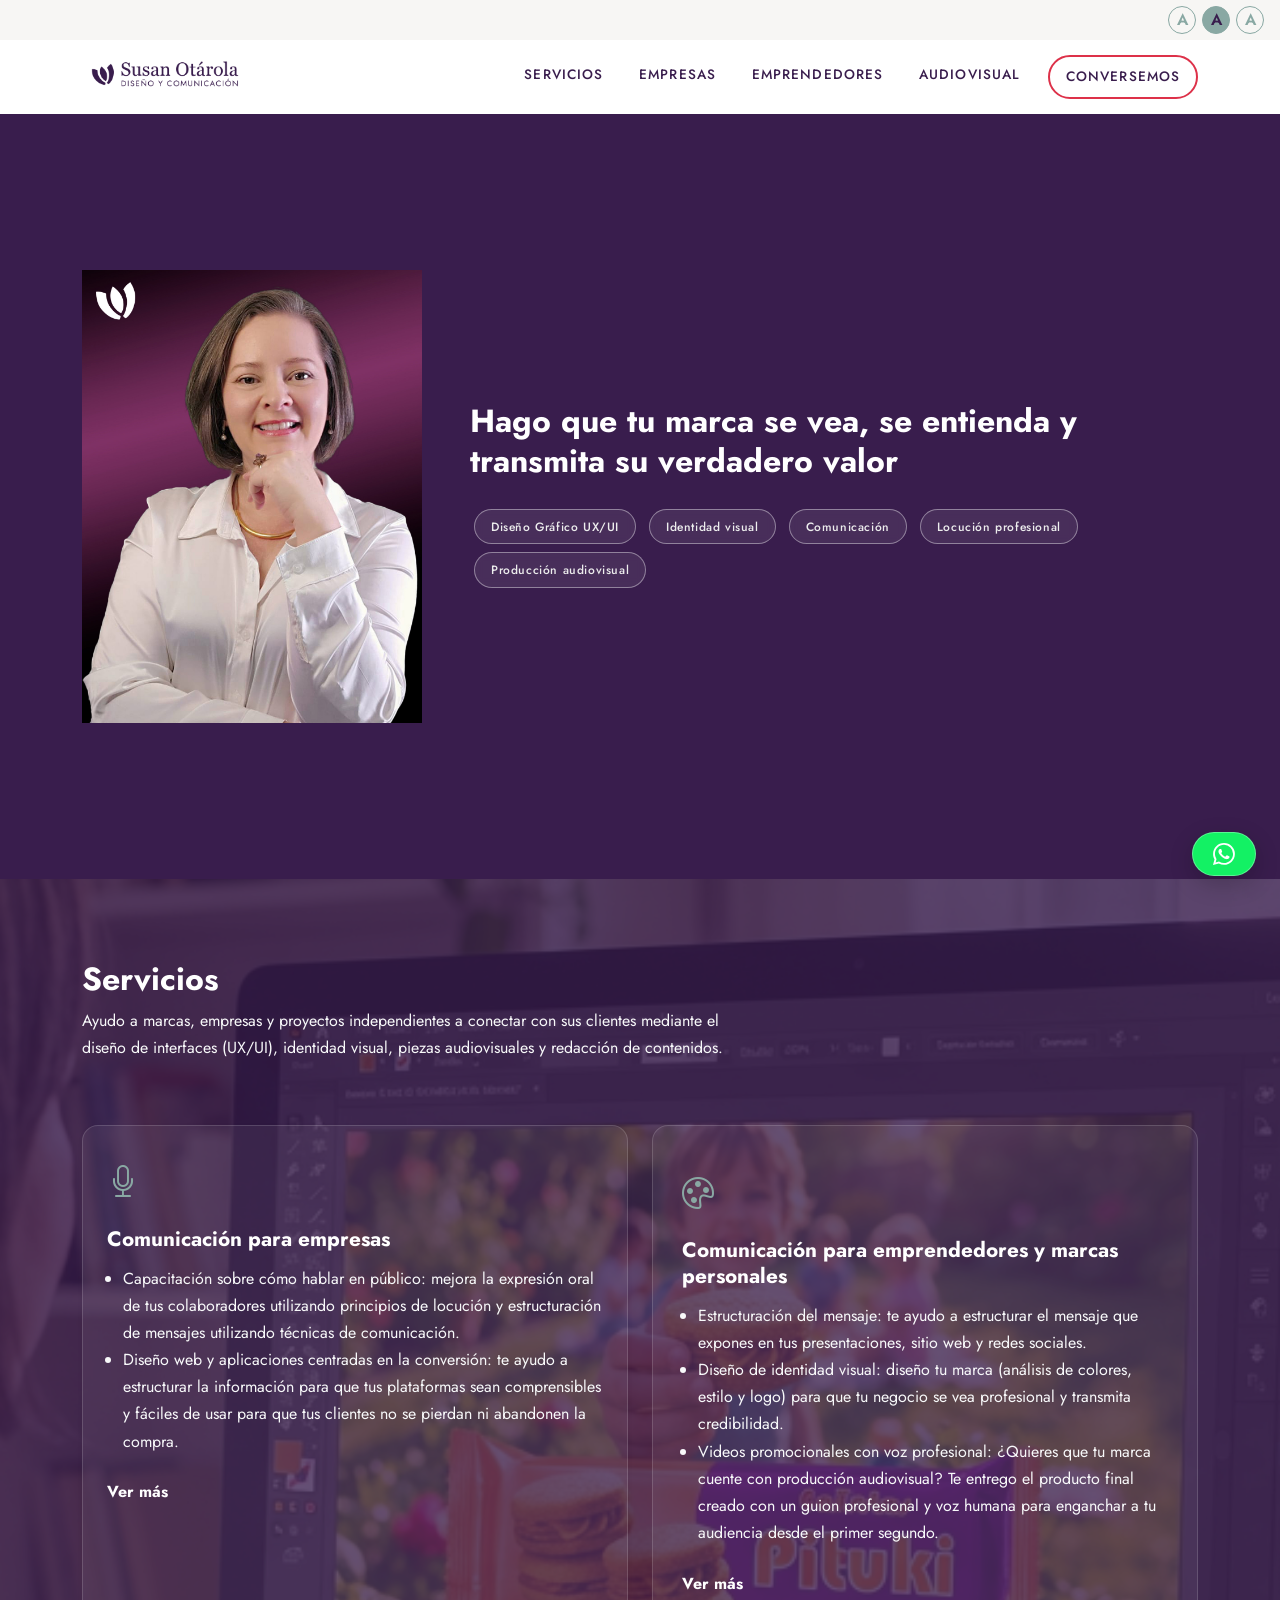
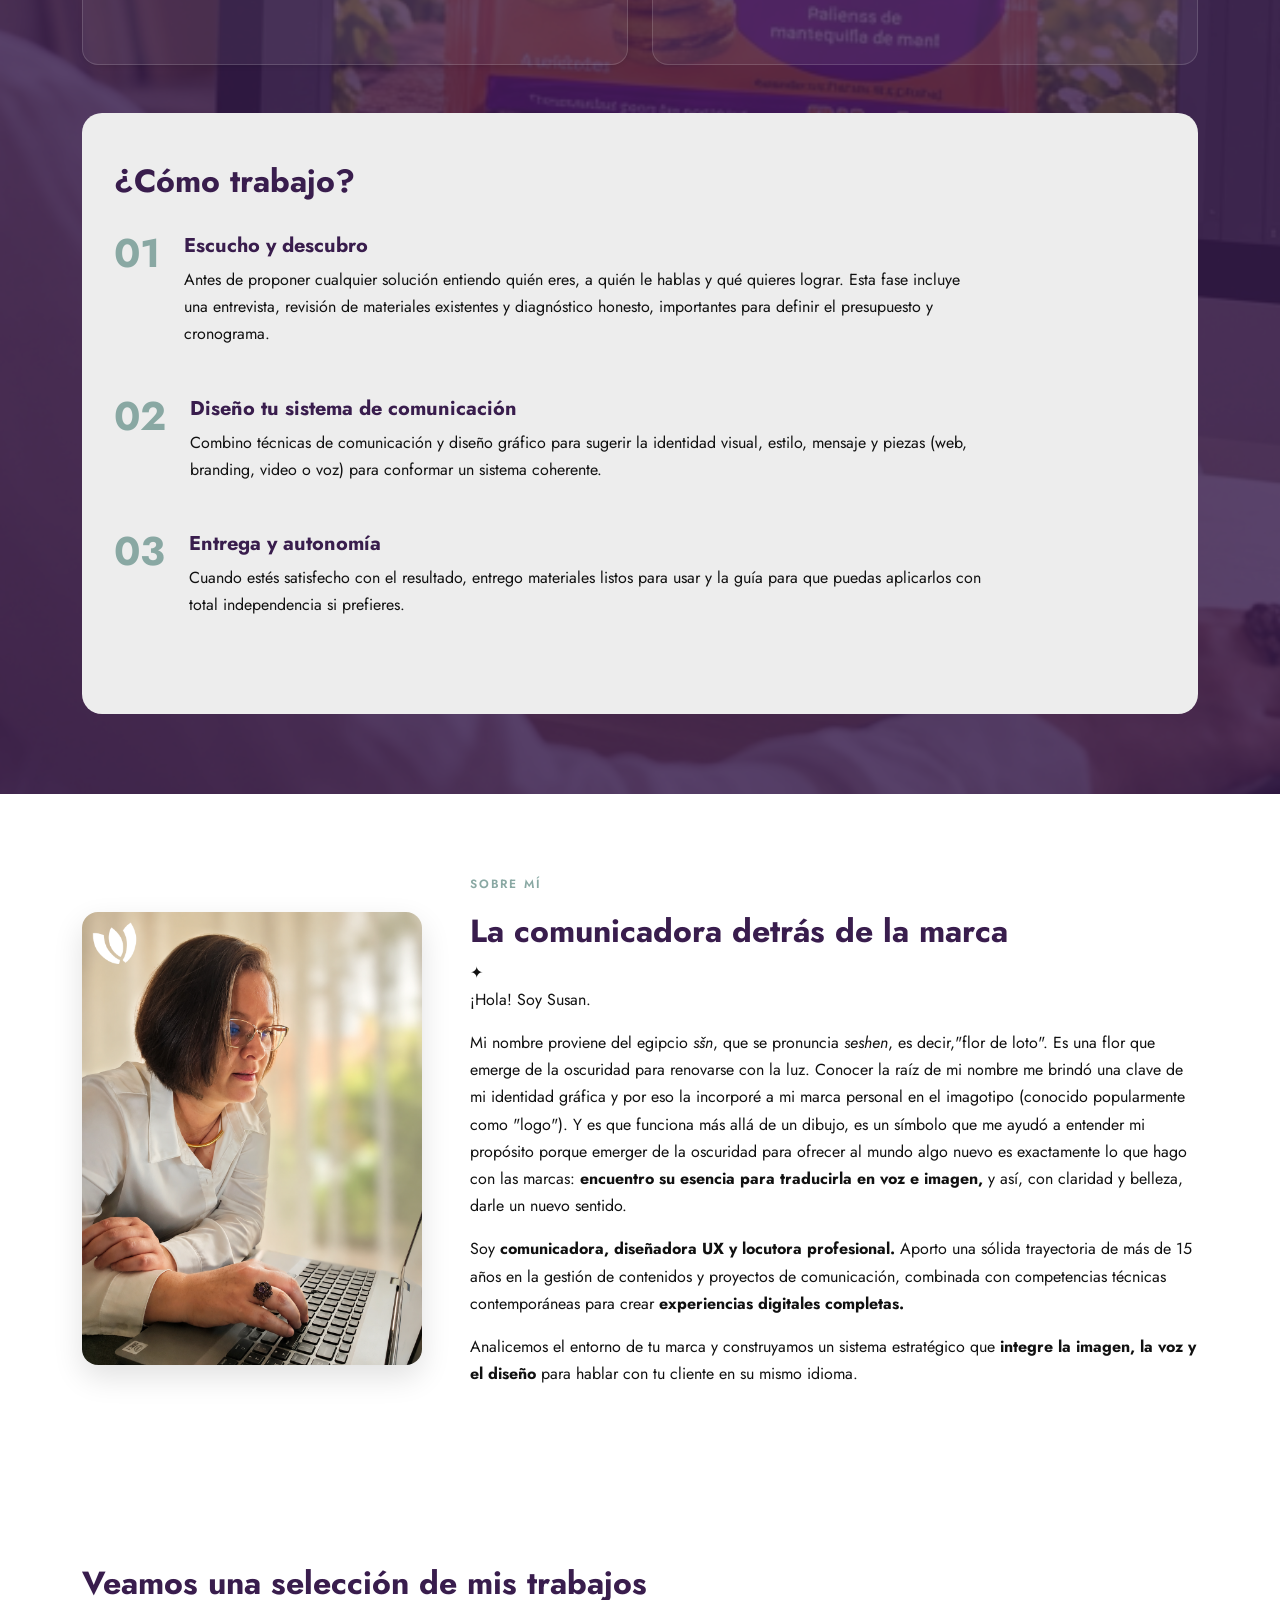
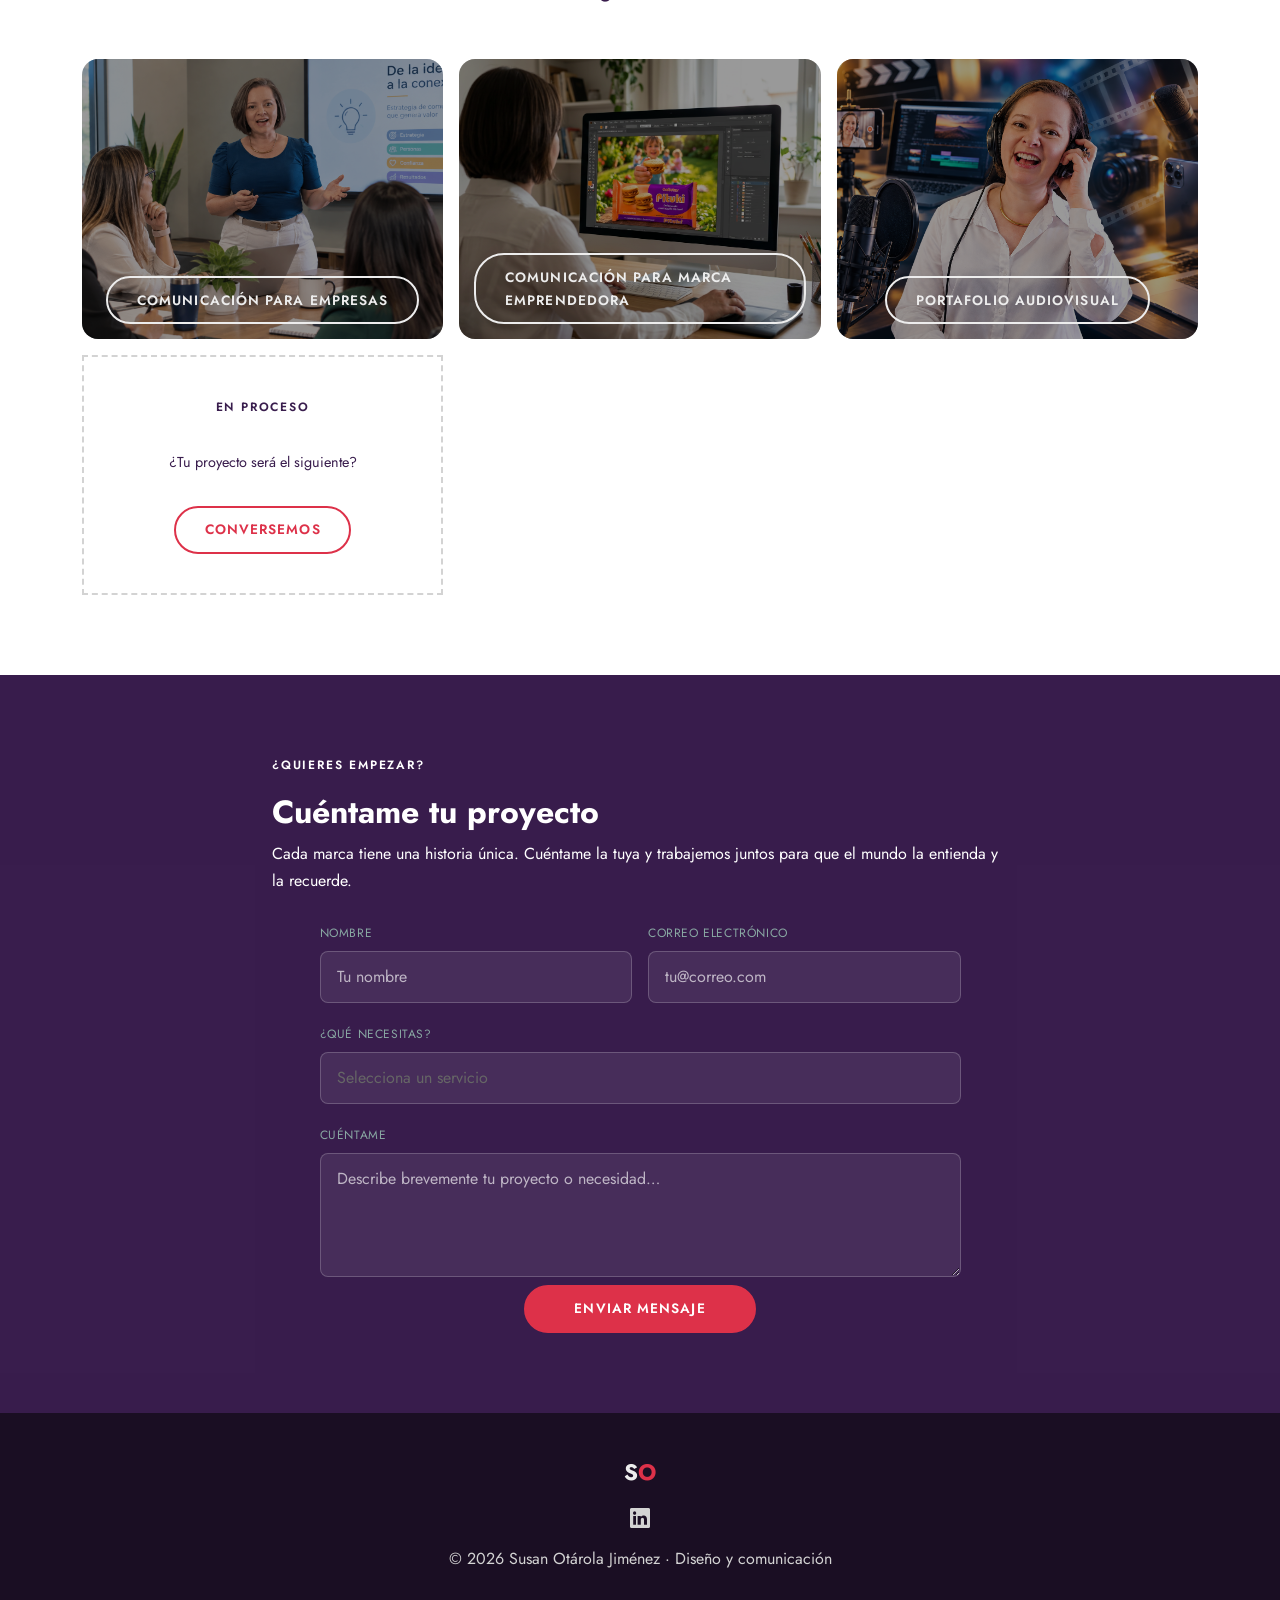
<file: index.html>
<!DOCTYPE html>
<html lang="es">

<head>
  <!-- Google tag (gtag.js) -->
<script async src="https://www.googletagmanager.com/gtag/js?id=G-K2WLM5VT0B"></script>
<script>
  window.dataLayer = window.dataLayer || [];
  function gtag(){dataLayer.push(arguments);}
  gtag('js', new Date());

  gtag('config', 'G-K2WLM5VT0B');
</script>
  <meta charset="UTF-8" />
  <meta name="viewport" content="width=device-width, initial-scale=1.0" />
  <title>Susan Otárola — Diseño gráfico UX/UI · Identidad visual · Locución profesional</title>
  <meta name="description" content="Traduzco lo que ya eres. Ayudo a organizaciones y marcas personales a transmitir su valor mediante técnicas de comunicación, diseño y locución profesional. 
    para que sean entendidas y recordadas." />

  <!-- Google Fonts (Solo Jost en todos sus pesos) -->
  <link rel="preconnect" href="https://fonts.googleapis.com" />
  <link rel="preconnect" href="https://fonts.gstatic.com" crossorigin />
  <link
    href="https://fonts.googleapis.com/css2?family=Jost:ital,wght@0,300;0,400;0,500;0,600;0,700;1,300;1,400;1,600;1,700&display=swap"
    rel="stylesheet" />

  <!-- Bootstrap 5 CSS -->
  <link href="https://cdn.jsdelivr.net/npm/bootstrap@5.3.3/dist/css/bootstrap.min.css" rel="stylesheet" />

  <!-- Bootstrap Icons -->
  <link href="https://cdn.jsdelivr.net/npm/bootstrap-icons@1.11.3/font/bootstrap-icons.css" rel="stylesheet" />

  <!-- Tu CSS personalizado (¡siempre DESPUÉS de Bootstrap!) -->
  <link rel="stylesheet" href="style.css" />
</head>

<body>

  <!-- =============================================
       NAVBAR
  ============================================= -->
  <!-- Fila nueva, independiente, al inicio de todo -->
  <div class="top-bar">
    <div class="font-size-control" aria-label="Ajustar tamaño de texto">
      <button class="font-btn" data-size="small" aria-label="Tamaño de texto pequeño">A</button>
      <button class="font-btn" data-size="medium" aria-label="Tamaño de texto mediano">A</button>
      <button class="font-btn" data-size="large" aria-label="Tamaño de texto grande">A</button>
    </div>
  </div>
  <nav id="navbar" class="navbar navbar-expand-lg">
    <div class="container">


      <a class="navbar-brand" href="#hero">
        <img src="./files/monograma-8.png" alt="Susan Otárola" style="height: 40px;" />
      </a>

      <button class="navbar-toggler" type="button" data-bs-toggle="collapse" data-bs-target="#navMenu"
        aria-controls="navMenu" aria-expanded="false" aria-label="Menú">
        <span class="navbar-toggler-icon"></span>
      </button>
      <div class="collapse navbar-collapse justify-content-end" id="navMenu">
        <ul class="navbar-nav gap-1">
          <li class="nav-item"><a class="nav-link" href="#servicios">Servicios</a></li>
               <li class="nav-item"><a class="nav-link" href="empresas.html">Empresas</a></li>
               <li class="nav-item"><a class="nav-link" href="pituki.html">Emprendedores</a></li>
                  <li class="nav-item"><a class="nav-link" href="portafolio.html">Audiovisual</a></li>
          <li class="nav-item ms-lg-2">
            <a class="nav-link btn-so px-3 py-1" href="#contacto">Conversemos</a>
          </li>
        </ul>
      </div>
    </div>
  </nav>


 <!-- =============================================
     HERO — Parallax
============================================= -->
<section id="hero">
  <!-- Agregamos la ruta de la imagen de fondo directamente aquí -->
    <div class="container hero-content">
    <div class="row align-items-center g-5">
      
       <!-- Foto (Derecha) -->
      <div class="col-md-5 col-lg-4 reveal">
        <div class="hero-foto">
          <img src="./files/mi_foto.jpg" alt="Susan Otárola Jiménez" />
        </div>
      </div>

      <!-- Texto y Tags (Izquierda) -->
      <div class="col-md-7 col-lg-8 reveal">
        <h2>
          Hago que tu marca se vea, se entienda y transmita su verdadero valor
        </h2>

        <div class="hero-pillars mt-4">
          <span class="pillar-tag">Diseño Gráfico UX/UI</span>
          <span class="pillar-tag">Identidad visual</span>
          <span class="pillar-tag">Comunicación</span>
          <span class="pillar-tag">Locución profesional</span>
          <span class="pillar-tag">Producción audiovisual</span>
        </div>
      </div>

     

    </div>
  </div>
</section>
  <!-- =============================================
       SERVICIOS + PROCESO — Parallax strip
  ============================================= -->
  <section id="servicios">
    <!-- Capa de imagen Parallax -->
    <div class="servicios-parallax-bg" id="serviciosBg" style="background-image: url('./galleta/fotomodelo.png');">
    </div>
    <!-- Capa oscura de superposición (Overlay) -->
    <div class="servicios-overlay"></div>

    <div class="container servicios-content">

      <!-- ENCABEZADO DE SERVICIOS -->
      <div class="row mb-5 reveal">
        <div class="col-lg-7">
          <h2 class="text-white">Servicios</h2>
          <p class="intro text-light">
            Ayudo a marcas, empresas y proyectos independientes a conectar con sus clientes mediante el diseño de
            interfaces (UX/UI), identidad visual, piezas audiovisuales y redacción de contenidos.
          </p>
        </div>
      </div>

      <!-- TARJETAS DE SERVICIOS -->
      <div class="row g-4 justify-content-center">
         <!-- EMPRESAS -->
        <div class="col-md-6 col-lg-6 reveal">
<a href="empresas.html" class="text-decoration-none">
          <div class="servicio-card H-100 p-4 rounded-4 shadow-sm text-dark">
            <div class="servicio-icon"><i class="bi bi-mic"></i></div>
            <h3 class="text-white">Comunicación para empresas</h3>
            <ul class="text-light ps-3 mb-0">
              <li>Capacitación sobre cómo hablar en público: mejora la expresión oral de tus colaboradores
                utilizando principios de locución y estructuración de mensajes
                utilizando técnicas de comunicación.</li>
              <li>Diseño web y aplicaciones centradas en la conversión:
                te ayudo a estructurar la información para que tus plataformas sean comprensibles
                y fáciles de usar para que tus clientes no se pierdan
                ni abandonen la compra.
              </li>
            </ul>
            <br> <h6 style="color: #ffffff !important;"> Ver más </h6><br>
           
          </div>
        </a>
        </div>
<!-- Tarjeta 2: Emprendedores y Marcas Personales -->
        <div class="col-md-6 col-lg-6 reveal">
          <a href="pituki.html" class="text-decoration-none">
          <div class="servicio-card">
            <div class="servicio-icon"><i class="bi bi-palette"></i></div>
            <h3 class="text-white">Comunicación para emprendedores y marcas personales</h3>
            <ul class="text-light ps-3 mb-0">
              <li>Estructuración del mensaje: te ayudo a estructurar el mensaje que expones en tus presentaciones, sitio
                web y redes sociales.</li>
              <li>Diseño de identidad visual: diseño tu marca (análisis de colores, estilo y logo) para que tu negocio
                se vea profesional y transmita credibilidad.</li>
              <li>Videos promocionales con voz profesional: ¿Quieres que tu marca cuente con producción
                audiovisual? Te entrego el producto final creado
                con un guion profesional y voz humana para enganchar a tu audiencia desde el primer segundo.
              </li>
            </ul>
            <br> <h6 style="color: #ffffff !important;"> Ver más </h6><br>
           
          </div>
          </a>
        </div>
      </div>

      <!-- ---- COMO TRABAJO (fondo claro) ---- -->
      <div class="proceso-wrap mt-5 pt-5">
        <div class="row mb-4 reveal">
          <div class="col-lg-10">
            <h2 style="color:#391d4d;">¿Cómo trabajo?</h2>
          </div>
        </div>

        <div class="row g-lg-5">
          <div class="col-lg-10">

            <div class="proceso-step reveal">
              <div class="paso-num">01</div>
              <div class="paso-body">
                <h3>Escucho y descubro</h3>
                <p>
                  Antes de proponer cualquier solución entiendo quién eres,
                  a quién le hablas y qué quieres lograr. Esta fase incluye una entrevista,
                  revisión de materiales existentes y diagnóstico honesto, importantes para
                  definir el presupuesto y cronograma.
                </p>
              </div>
            </div>

            <div class="proceso-step reveal">
              <div class="paso-num">02</div>
              <div class="paso-body">
                <h3>Diseño tu sistema de comunicación</h3>
                <p>
                  Combino técnicas de comunicación y diseño gráfico
                  para sugerir la identidad visual, estilo,
                  mensaje y piezas (web, branding, video o voz) para conformar un sistema coherente.
                </p>
              </div>
            </div>

            <div class="proceso-step reveal">
              <div class="paso-num">03</div>
              <div class="paso-body">
                <h3>Entrega y autonomía</h3>
                <p>
                  Cuando estés satisfecho con el resultado, entrego materiales listos para usar y la guía para que
                  puedas aplicarlos con total independencia si prefieres.
                </p>
              </div>
            </div>

          </div>
        </div>
      </div>
    </div>
  </section>

  <!-- =============================================
       SOBRE MÍ
  ============================================= -->
  <section id="sobre-mi">
    <div class="container">
      <div class="row align-items-center g-5">

        <!-- Foto -->
        <div class="col-md-5 col-lg-4 reveal">
          <div class="sobre-mi-foto">
            <!--
              REEMPLAZA este src con tu foto real.
              Ejemplo: src="img/susan-otarola.jpg"
            -->
            <img src="./files/sobremi.png" alt="Susan Otárola Jiménez — Comunicadora estratégica" />
          </div>
        </div>

        <!-- Texto -->
        <div class="col-md-7 col-lg-8 sobre-mi-texto reveal">
          <p class="tag">Sobre mí</p>
          <h2 style="color:#391d4d;">La comunicadora detrás de la marca</h2>

          <div class="lotus-divider"><span>✦</span></div>

          <p>
            ¡Hola! Soy Susan. </p>
          <p>Mi nombre proviene del egipcio 
            <em>sšn</em>, que se pronuncia
            <em>seshen</em>, es decir,"flor de loto". Es una flor que emerge de la oscuridad para
             renovarse con la luz. Conocer la raíz de mi nombre me brindó una clave
             de mi identidad gráfica y por eso la incorporé a mi marca personal 
             en el imagotipo (conocido popularmente como "logo"). 
             Y es que funciona más allá de un dibujo, es un símbolo que me ayudó a entender mi propósito porque
              emerger de la oscuridad para ofrecer al mundo algo nuevo es exactamente lo que hago
              con las marcas: <strong>encuentro su esencia
              para
              traducirla en voz e imagen,</strong>
            y así, con claridad y belleza, darle un nuevo
            sentido. </p>
                      </p>
                      <p>
            Soy
            <strong> comunicadora, diseñadora UX y locutora profesional. </strong>
            Aporto una sólida trayectoria de más de 15 años en la gestión de contenidos y
            proyectos de comunicación, combinada con competencias técnicas contemporáneas 
            para crear <strong>
              experiencias digitales completas.</strong>
          </p>
          <p> Analicemos el entorno de tu marca y construyamos un
            sistema estratégico que
            <strong>integre la imagen, la voz y el diseño </strong>
            para
            hablar con tu cliente en su mismo idioma.
          </p>

          </div>

      </div>
    </div>
  </section>
  <!-- =============================================
       PORTAFOLIO
  ============================================= -->
  <section id="portafolio">
    <div class="container">
      <div class="row mb-5 reveal">
        <div class="col-lg-7">
          <h2 style="color:#391d4d;">Veamos una selección de mis trabajos </h2>
        </div>
      </div>

      <div class="row g-3">

        <!-- Card 1 -->
        <div class="col-md-6 col-lg-4 reveal">
          <div class="portfolio-card">
            <img src="./files/reunion.png" alt="Identidad visual — Comaqui Restaurant" />
            <div class="portfolio-overlay">
              <a href="empresas.html" target="_blank" class="btn-so btn-so--light">Comunicación para empresas </a>
            </div>
          </div>
        </div>

        <!-- Card 2 -->

        <div class="col-md-6 col-lg-4 reveal">
          <div class="portfolio-card">
            <img src="./files/fotomodelo.png" alt="Pituki — Empaque y branding" />
            <div class="portfolio-overlay">
              <a href="pituki.html" target="_blank" class="btn-so btn-so--light">Comunicación para marca
                emprendedora</a>
            </div>
          </div>
        </div>

 <!-- Card 3 -->

        <div class="col-md-6 col-lg-4 reveal">
          <div class="portfolio-card">
            <img src="./files/portadaVideo.png" alt="Portafolio" />
            <div class="portfolio-overlay">
              <a href="portafolio.html" target="_blank" class="btn-so btn-so--light">Portafolio audiovisual
                </a>
            </div>
          </div>
        </div>

        <!-- Card 6 — Placeholder -->
        <div class="col-md-6 col-lg-4 reveal d-flex align-items-stretch">
          <div class="w-100 d-flex flex-column align-items-center justify-content-center text-center p-4"
            style="border: 2px dashed var(--gray-mid); min-height: 240px;">
            <p class="tag mb-2" style="color: #391d4d !important; font-weight: 600;">En proceso
            </p>
            <p style="color:#391d4d; font-size:0.9rem;">
              <br />¿Tu proyecto será el siguiente?
            </p>
            <a href="#contacto" class="btn-so mt-3">Conversemos</a>
          </div>
        </div>

      </div>
    </div>
  </section>



  

 <!-- =============================================
       CONTACTO — Parallax CTA
  ============================================= -->
  <section id="contacto">
    <div class="contacto-parallax-bg" id="contactoBg"></div>
    <div class="contacto-overlay"></div>

    <div class="container contacto-content">
      <div class="row justify-content-center">
        <div class="col-lg-8 reveal">
          <p class="tag">¿Quieres empezar?</p>
          <h2>Cuéntame tu proyecto</h2>
          <p>
            Cada marca tiene una historia única. Cuéntame la tuya y
            trabajemos juntos para que el mundo la entienda y la recuerde.
          </p>
        </div>
      </div>

      <!-- Formulario -->
      <div class="row justify-content-center mt-2">
        <div class="col-lg-7 reveal">
          <form class="form-so" action="https://formspree.io/f/meeblqqq" method="POST">
            <input type="hidden" name="_subject" value="Nuevo contacto desde tu web" />
            <input type="hidden" name="_next" value="https://susanotarola.github.io/miweb/#gracias" />

            <div class="row g-3">

              <div class="col-sm-6">
                <label class="form-label" for="nombre">Nombre</label>
                <input type="text" class="form-control" id="nombre" name="nombre" placeholder="Tu nombre" required />
              </div>

              <div class="col-sm-6">
                <label class="form-label" for="email">Correo electrónico</label>
                <input type="email" class="form-control" id="email" name="email" placeholder="tu@correo.com" required />
              </div>

              <div class="col-12">
                <label class="form-label" for="servicio">¿Qué necesitas?</label>
                <select class="form-select" id="servicio" name="servicio">
                  <option value="" disabled selected>Selecciona un servicio</option>
                  <option>Diseño Gráfico UX/UI</option>
                  <option>Diseño de Identidad Visual</option>
                  <option>Locución / Voz Profesional</option>
                  <option>Varios </option>
                  <option>No sé por dónde empezar</option>
                </select>
              </div>

              <div class="col-12">
                <label class="form-label" for="mensaje">Cuéntame</label>
                <textarea class="form-control" id="mensaje" name="mensaje" rows="4"
                  placeholder="Describe brevemente tu proyecto o necesidad…" required></textarea>
              </div>

              <div class="col-12 text-center mt-2">
                <button type="submit" class="btn-so btn-so--filled px-5">
                  Enviar mensaje
                </button>
              </div>

            </div>
          </form>

        </div>
      </div>

      <!-- =============================================
           Botón de WhatsApp (Líneas y letras en blanco)
      ============================================= -->
       <a href="https://api.whatsapp.com/send?phone=50685584059" 
           target="_blank" 
           rel="noopener noreferrer" 
           class="whatsapp-float">
          <svg xmlns="http://www.w3.org/2000/svg" width="22" height="22" fill="white" viewBox="0 0 16 16">
            <path d="M13.601 2.326A7.854 7.854 0 0 0 7.994 0C3.627 0 .068 3.558.064 7.926c0 1.399.366 2.76 1.057 3.965L0 16l4.204-1.102a7.933 7.933 0 0 0 3.79.965h.004c4.368 0 7.926-3.558 7.93-7.93A7.898 7.898 0 0 0 13.6 2.326zM7.994 14.521a6.573 6.573 0 0 1-3.356-.92l-.24-.144-2.494.654.666-2.433-.156-.251a6.56 6.56 0 0 1-1.007-3.505c0-3.626 2.957-6.584 6.591-6.584a6.56 6.56 0 0 1 4.66 1.931 6.557 6.557 0 0 1 1.928 4.66c-.004 3.639-2.961 6.592-6.592 6.592zm3.615-4.934c-.197-.099-1.17-.578-1.353-.646-.182-.068-.315-.099-.445.099-.133.197-.513.646-.629.776-.117.133-.232.148-.43.05-.197-.099-.834-.308-1.587-.979-.586-.523-.982-1.17-1.097-1.368-.116-.197-.012-.304.086-.402.088-.088.197-.232.296-.348.1-.116.133-.197.197-.33.066-.133.033-.248-.016-.347-.05-.099-.445-1.077-.61-1.47-.16-.386-.324-.334-.445-.34-.116-.006-.248-.007-.38-.007a.728.728 0 0 0-.529.247c-.182.198-.691.676-.691 1.648 0 .973.708 1.913.807 2.046.099.133 1.393 2.128 3.375 2.982.471.203.839.324 1.126.416.474.152.905.131 1.246.08.38-.058 1.17-.478 1.338-.94.168-.463.168-.86.118-.94-.05-.08-.182-.132-.379-.231z"/>
          </svg>
                  </a>
    </div>
  </section>



  <!-- =============================================
       FOOTER
  ============================================= -->
  <footer id="footer">
    <div class="container">
      <div class="footer-brand">S<span>O</span></div>
      <div class="footer-social my-2">
        <a href="https://www.linkedin.com/in/susanotarola" target="_blank" rel="noopener" aria-label="LinkedIn">
          <i class="bi bi-linkedin"></i>
        </a>


      </div>
      <p class="footer-copy">
        © 2026 Susan Otárola Jiménez · Diseño y comunicación
      </p>
    </div>
  </footer>


  <!-- =============================================
       SCRIPTS
  ============================================= -->
  <!-- Bootstrap 5 JS -->
  <script src="https://cdn.jsdelivr.net/npm/bootstrap@5.3.3/dist/js/bootstrap.bundle.min.js"></script>

  <script>
    /* ---- Navbar: se vuelve sólida al hacer scroll ---- */
    const navbar = document.getElementById('navbar');
    window.addEventListener('scroll', () => {
      navbar.classList.toggle('scrolled', window.scrollY > 60);
    });

    /* ---- Parallax suave en capas de fondo ---- */
    const heroBg = document.getElementById('heroBg');
    const serviciosBg = document.getElementById('serviciosBg');
    const contactoBg = document.getElementById('contactoBg');

    function applyParallax(el, factor) {
      if (!el) return;
      const rect = el.parentElement.getBoundingClientRect();
      const center = rect.top + rect.height / 2;
      const offset = (window.innerHeight / 2 - center) * factor;
      el.style.transform = `translateY(${offset}px)`;
    }

    window.addEventListener('scroll', () => {
      applyParallax(heroBg, 0.35);
      applyParallax(serviciosBg, 0.25);
      applyParallax(contactoBg, 0.25);
    }, { passive: true });

    /* ---- Scroll reveal ---- */
    const reveals = document.querySelectorAll('.reveal');
    const observer = new IntersectionObserver((entries) => {
      entries.forEach(e => {
        if (e.isIntersecting) {
          e.target.classList.add('visible');
          observer.unobserve(e.target);
        }
      });
    }, { threshold: 0.12 });

    reveals.forEach(el => observer.observe(el));

    /* ---- Active nav link al hacer scroll ---- */
    const sections = document.querySelectorAll('section[id]');
    const navLinks = document.querySelectorAll('.navbar-nav .nav-link');

    window.addEventListener('scroll', () => {
      let current = '';
      sections.forEach(sec => {
        if (window.scrollY >= sec.offsetTop - 120) current = sec.id;
      });
      navLinks.forEach(link => {
        link.classList.remove('active');
        if (link.getAttribute('href') === `#${current}`) link.classList.add('active');
      });
    }, { passive: true });
  </script>

  <script>
    const fontButtons = document.querySelectorAll('.font-btn');
    const html = document.documentElement;

    const savedSize = localStorage.getItem('fontSize') || 'medium';
    html.classList.add('font-' + savedSize);
    document.querySelector(`.font-btn[data-size="${savedSize}"]`)?.classList.add('active');

    fontButtons.forEach(btn => {
      btn.addEventListener('click', () => {
        const size = btn.dataset.size;

        html.classList.remove('font-small', 'font-medium', 'font-large');
        html.classList.add('font-' + size);

        fontButtons.forEach(b => b.classList.remove('active'));
        btn.classList.add('active');

        localStorage.setItem('fontSize', size);
      });
    });
  </script>

</body>

</html>
</file>
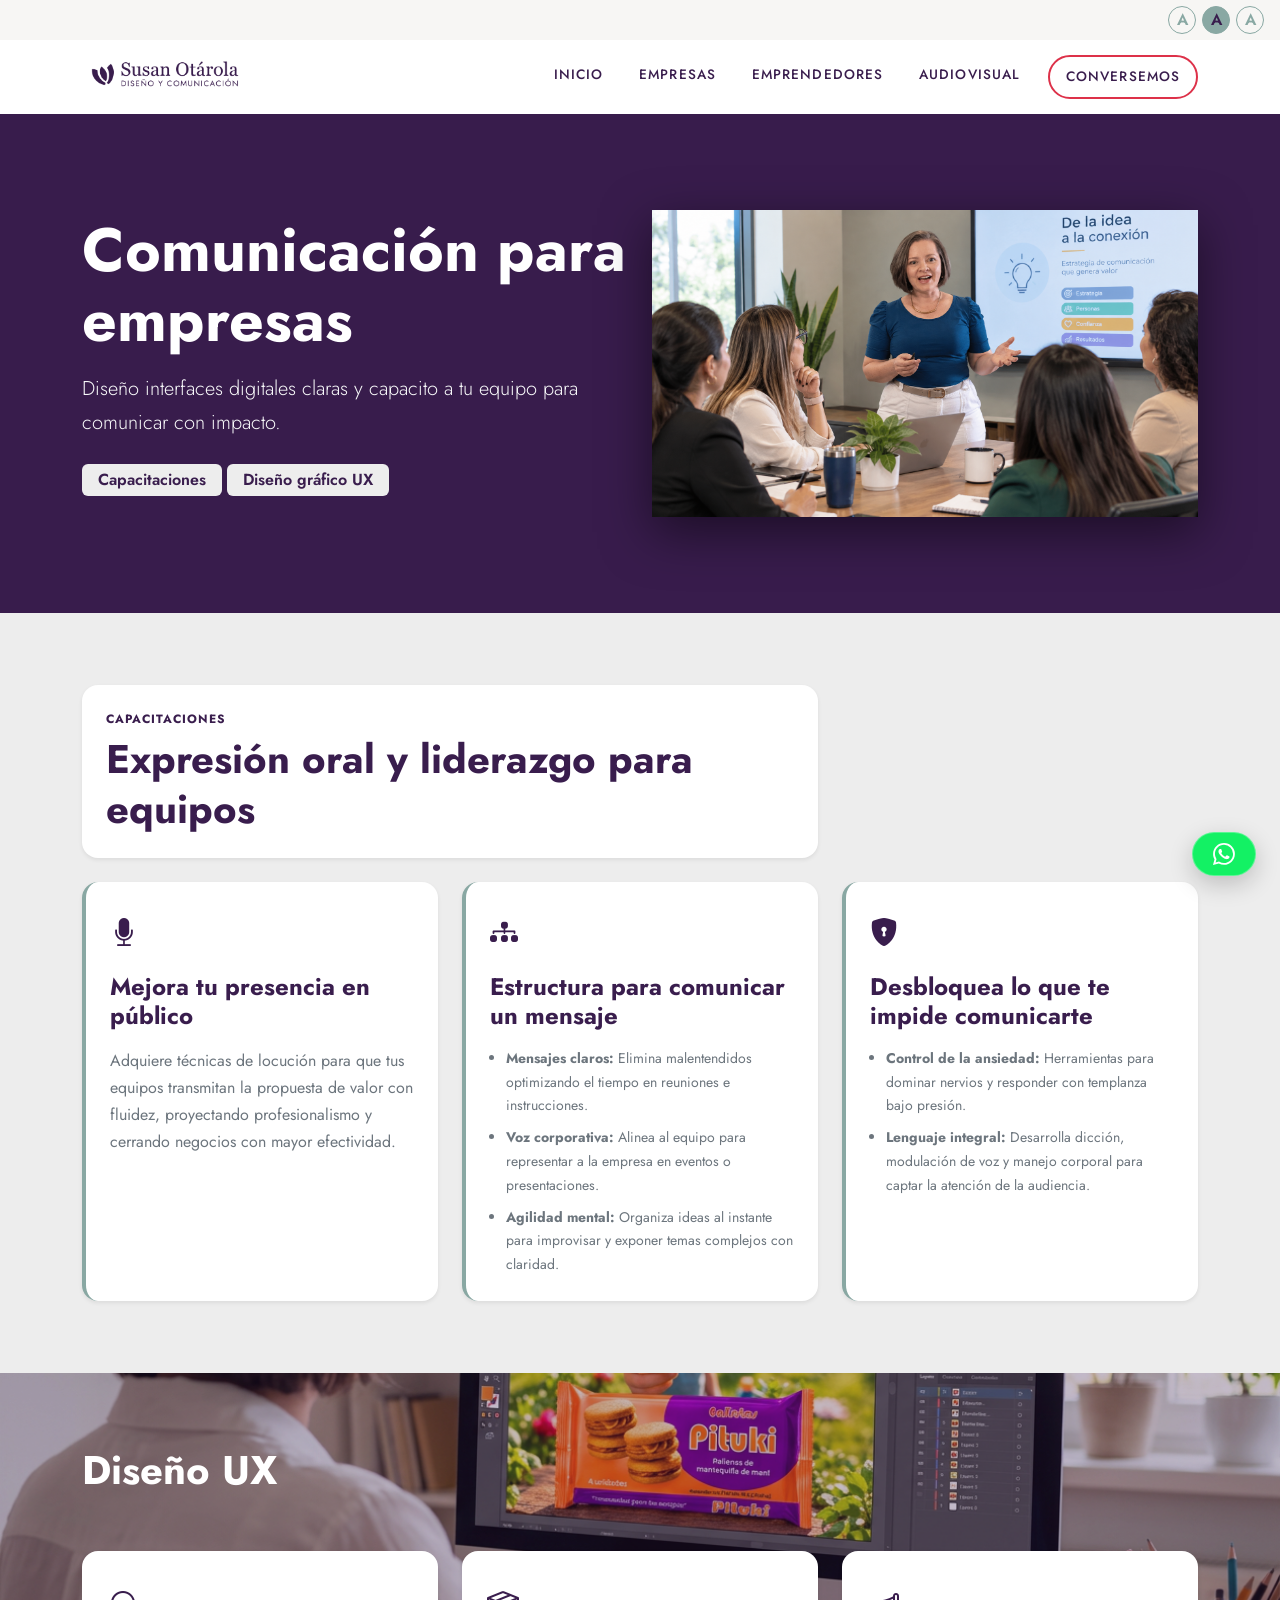
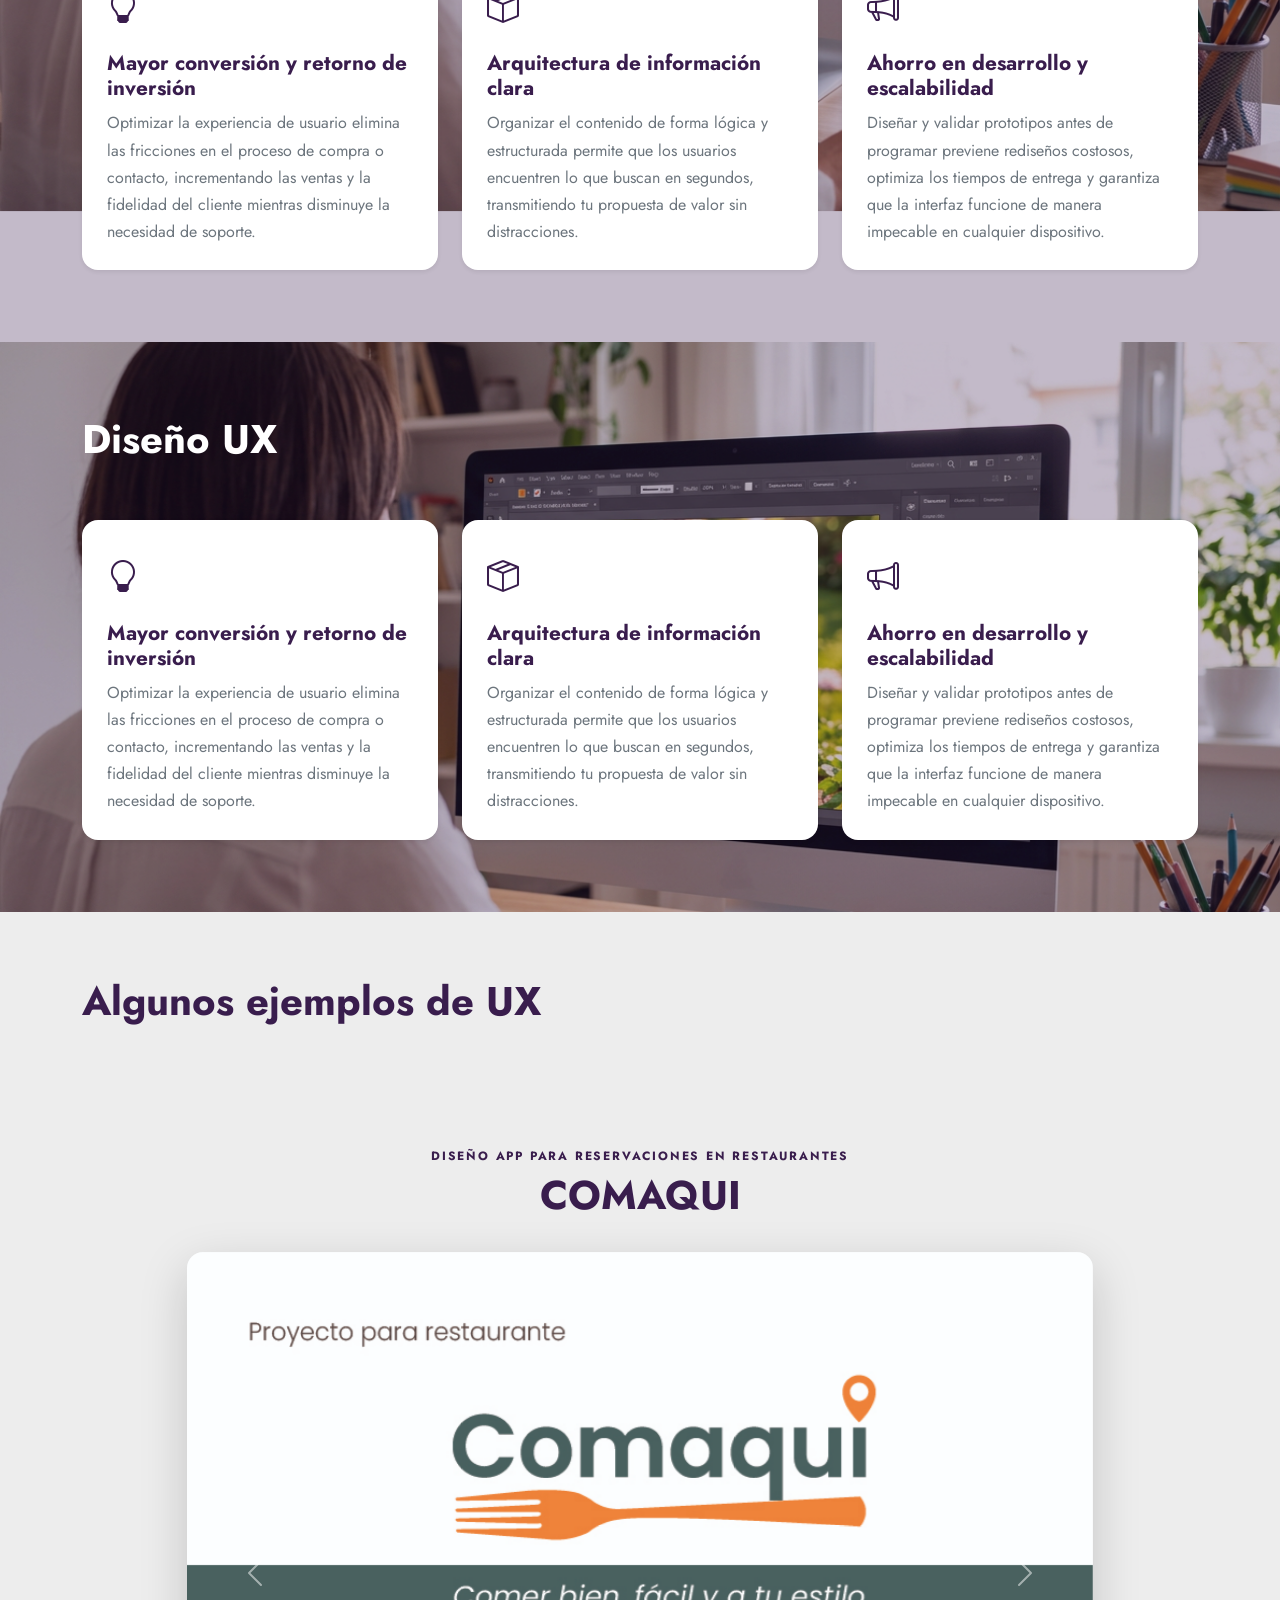
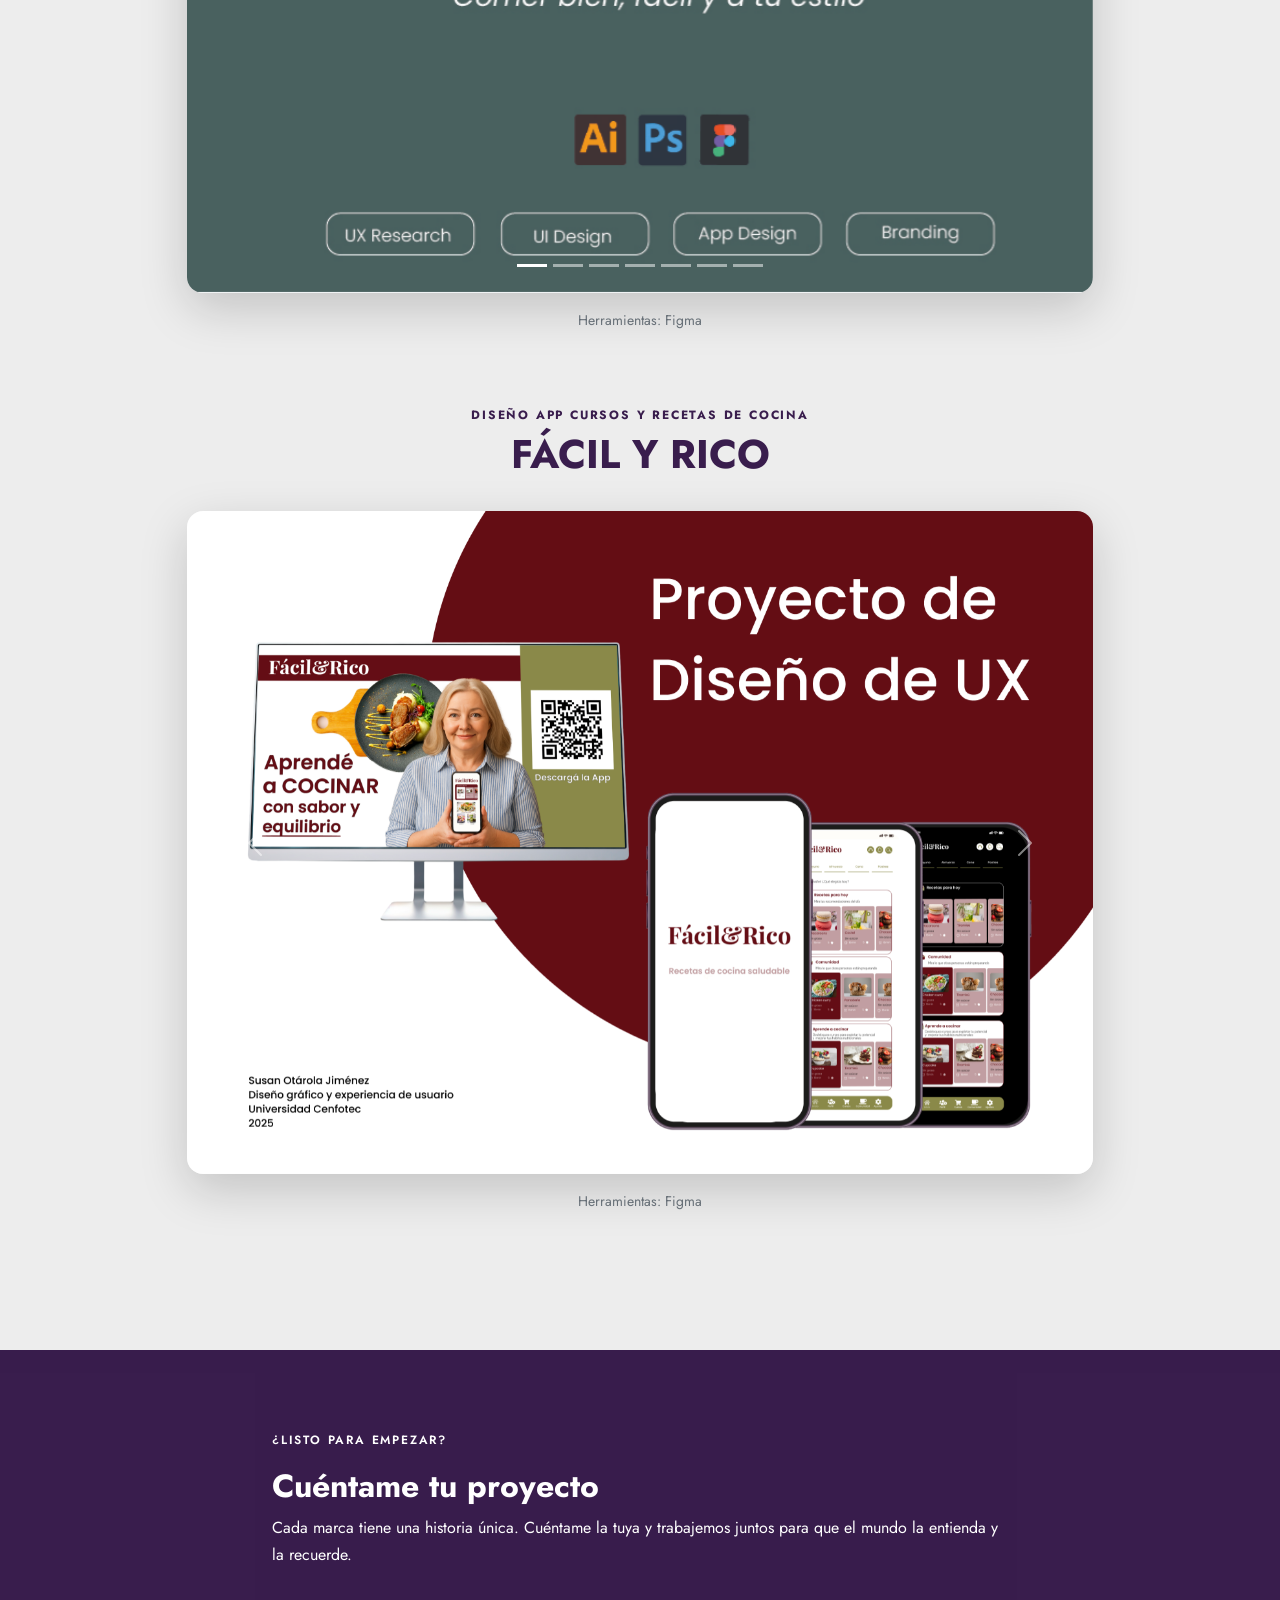
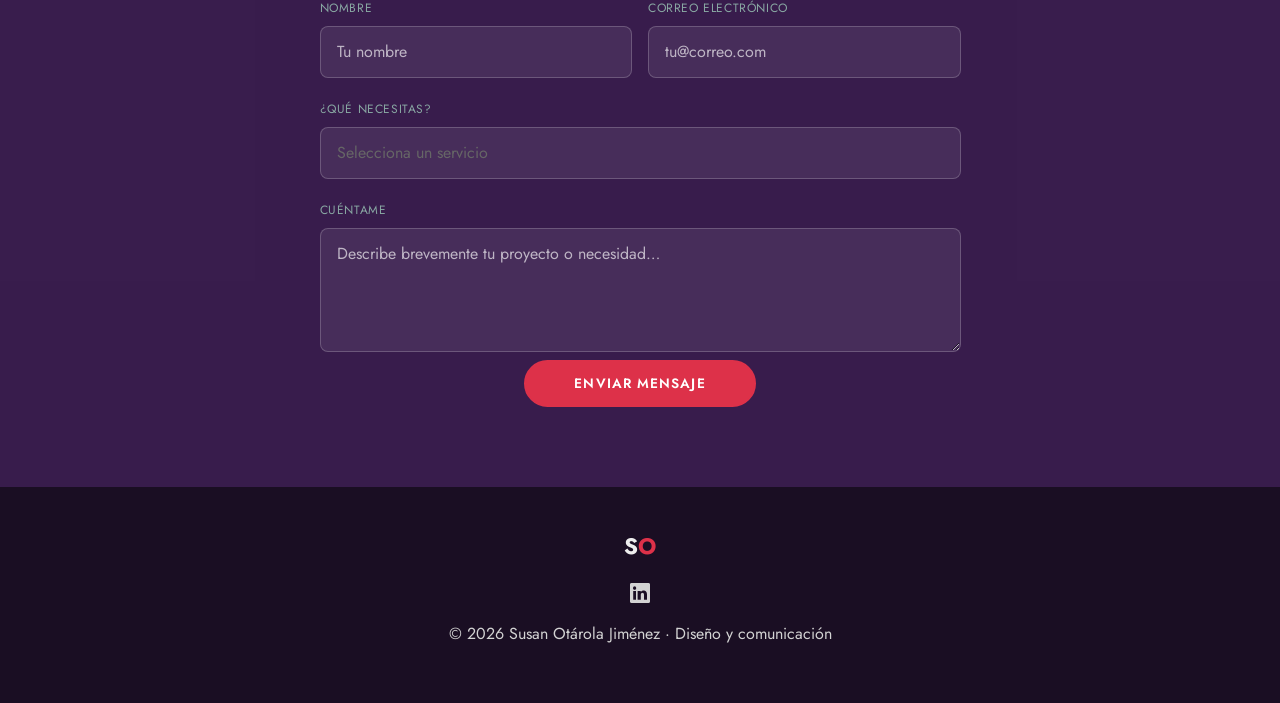
<file: empresas.html>
<!DOCTYPE html>
<html lang="es">

<head>
  <!-- Google tag (gtag.js) -->
<script async src="https://www.googletagmanager.com/gtag/js?id=G-K2WLM5VT0B"></script>
<script>
  window.dataLayer = window.dataLayer || [];
  function gtag(){dataLayer.push(arguments);}
  gtag('js', new Date());

  gtag('config', 'G-K2WLM5VT0B');
</script>
  <meta charset="UTF-8" />
  <meta name="viewport" content="width=device-width, initial-scale=1.0" />
  <title>Empresas — Susan Otárola</title>
  <meta name="description" content="empresas." />

  <!-- Google Fonts -->
  <link rel="preconnect" href="https://fonts.googleapis.com" />
  <link rel="preconnect" href="https://fonts.gstatic.com" crossorigin />
  <link
    href="https://fonts.googleapis.com/css2?family=Cormorant+Garamond:ital,wght@0,300;0,400;0,600;0,700;1,400;1,600&family=Jost:wght@300;400;500;600&display=swap"
    rel="stylesheet" />

  <!-- Bootstrap 5 CSS -->
  <link href="https://cdn.jsdelivr.net/npm/bootstrap@5.3.3/dist/css/bootstrap.min.css" rel="stylesheet" />
  <!-- Bootstrap Icons -->
  <link href="https://cdn.jsdelivr.net/npm/bootstrap-icons@1.11.3/font/bootstrap-icons.css" rel="stylesheet" />

  <!-- CSS personalizado -->
  <link rel="stylesheet" href="style.css" />

  <style>
    /* Estilos de ajuste fino para este proyecto */
    .bg-custom-light {
      background-color: #ededed !important;
    }

    .badge-custom {
      background-color: #ededed !important;
      color: #391d4d !important;
      font-weight: 600;
    }

    /* Regla para homogeneizar la galería de piezas (2 imágenes + 1 video) */
    .media-card-equal {
      height: 380px;
      width: 100%;
      object-fit: cover;
      border-radius: 16px;
      box-shadow: 0 8px 20px rgba(0, 0, 0, 0.06);
    }

    .video-card-equal {
      height: 380px;
      width: 100%;
      border-radius: 16px;
      overflow: hidden;
      box-shadow: 0 8px 20px rgba(0, 0, 0, 0.06);
    }

    .video-card-equal iframe {
      width: 100%;
      height: 100%;
      border: 0;
    }
  </style>
</head>

<body>

  <!-- =============================================
       NAVBAR
  ============================================= -->
  <div class="top-bar">
    <div class="font-size-control" aria-label="Ajustar tamaño de texto">
      <button class="font-btn" data-size="small" aria-label="Tamaño de texto pequeño">A</button>
      <button class="font-btn" data-size="medium" aria-label="Tamaño de texto mediano">A</button>
      <button class="font-btn" data-size="large" aria-label="Tamaño de texto grande">A</button>
    </div>
  </div>
  <nav id="navbar" class="navbar navbar-expand-lg">
    <div class="container">
      <a class="navbar-brand" href="index.html">
        <img src="files/monograma-8.png" alt="Susan Otárola" style="height: 40px;" />
      </a>

      <button class="navbar-toggler" type="button" data-bs-toggle="collapse" data-bs-target="#navMenu"
        aria-controls="navMenu" aria-expanded="false" aria-label="Menú">
        <span class="navbar-toggler-icon"></span>
      </button>
      <div class="collapse navbar-collapse justify-content-end" id="navMenu">
        <ul class="navbar-nav gap-1">
          <li class="nav-item"><a class="nav-link" href="index.html">Inicio</a></li>
          <li class="nav-item"><a class="nav-link" href="empresas.html">Empresas</a></li>
               <li class="nav-item"><a class="nav-link" href="pituki.html">Emprendedores</a></li>
                  <li class="nav-item"><a class="nav-link" href="portafolio.html">Audiovisual</a></li>
          <li class="nav-item ms-lg-2">
            <a class="nav-link btn-so px-3 py-1" href="#contacto">Conversemos</a>
            </li>
        </ul>
      </div>
    </div>
  </nav>

  <!-- =============================================
       HERO — empresas
  ============================================= -->
  <section id="hero-empresas" class="position-relative py-5 style-hero-pituki" style="background-color: #391d4d;">
    
    <div class="hero-overlay" style="background: #391d4d; opacity: 0.85;"></div>
    <div class="container position-relative text-white py-5" style="z-index: 3;">
      <div class="row align-items-center g-4">
        <!-- Texto principal -->
        <div class="col-lg-6 reveal">

          <h1 class="display-4 fw-bold text-white mb-3">Comunicación para empresas</h1>
          <p class="lead text-light">
            Diseño interfaces digitales claras y capacito a tu equipo para comunicar con impacto.
          </p>

          <div class="sobre-mi-pillars mt-4">
            <a href="#capacitaciones"
              class="badge badge-custom mb-3 px-3 py-2 fs-6 text-decoration-none">Capacitaciones</a>
            <a href="#diseno-ux" class="badge badge-custom mb-3 px-3 py-2 fs-6 text-decoration-none">Diseño gráfico
              UX</a>
          </div>
        </div>
        <!-- Mockup PNG destacado -->
        <div class="col-lg-6 text-center reveal">
          <img src="./files/reunion.png" alt="reunion de trabajo" class="img-fluid drop-shadow"
            style="max-height: 400px; filter: drop-shadow(0 15px 25px rgba(0,0,0,0.5));" />
        </div>
      </div>
    </div>
  </section>

  <!-- =============================================
       DESCRIPCION DEL SERVICIO PARA EMPRESAS
  ============================================= -->
  <section id="capacitaciones" class="py-5 bg-custom-light">
    <div class="container py-4">

   <!-- Encabezado de Sección con fondo blanco 100% sólido -->
<div class="row mb-4 reveal">
  <div class="col-lg-8">
    <div class="p-3 p-md-4 rounded-4 shadow-sm"
      style="background-color: #ffffff !important; opacity: 1 !important; display: inline-block;">
      <p class="tag text-uppercase fw-bold mb-1" style="color: #391d4d; letter-spacing: 1px;">Capacitaciones</p>
      <h2 class="display-6 fw-bold m-0" style="color: #391d4d;">
        Expresión oral y liderazgo para equipos
      </h2>
    </div>
  </div>
</div>
      <!-- TARJETAS DE CAPACITACION -->
      <div class="row g-4">

        <!-- Tarjeta 1: Presencia en público -->
        <div class="col-md-6 col-lg-4 reveal">
          <div class="capacitacion-card h-100">
            <div class="p-4 bg-white rounded-4 shadow-sm h-100 border-start border-4"
              style="border-color: #89a8a3 !important;">
              <div class="capacitacion-icon mb-3 fs-3" style="color: #391d4d;">
                <i class="bi bi-mic-fill"></i>
              </div>
              <h3 class="h4 fw-bold mb-3" style="color: #391d4d;">Mejora tu presencia en público</h3>
              <p class="text-secondary leading-relaxed m-0">
                Adquiere técnicas de locución para que tus equipos transmitan la propuesta de valor con fluidez,
                proyectando profesionalismo y cerrando negocios con mayor efectividad.
              </p>
            </div>
          </div>
        </div>

        <!-- Tarjeta 2: Estructura de mensaje -->
        <div class="col-md-6 col-lg-4 reveal">
          <div class="capacitacion-card h-100">
            <div class="p-4 bg-white rounded-4 shadow-sm h-100 border-start border-4"
              style="border-color: #89a8a3 !important;">
              <div class="capacitacion-icon mb-3 fs-3" style="color: #391d4d;">
                <i class="bi bi-diagram-3-fill"></i>
              </div>
              <h3 class="h4 fw-bold mb-3" style="color: #391d4d;">Estructura para comunicar un mensaje</h3>
              <ul class="text-secondary leading-relaxed ps-3 m-0 small">
                <li class="mb-2"><strong>Mensajes claros:</strong> Elimina malentendidos optimizando el tiempo en
                  reuniones e instrucciones.</li>
                <li class="mb-2"><strong>Voz corporativa:</strong> Alinea al equipo para representar a la empresa en
                  eventos o presentaciones.</li>
                <li><strong>Agilidad mental:</strong> Organiza ideas al instante para improvisar y exponer temas
                  complejos con claridad.</li>
              </ul>
            </div>
          </div>
        </div>

        <!-- Tarjeta 3: Desbloqueo y Seguridad -->
        <div class="col-md-6 col-lg-4 reveal">
          <div class="capacitacion-card h-100">
            <div class="p-4 bg-white rounded-4 shadow-sm h-100 border-start border-4"
              style="border-color: #89a8a3 !important;">
              <div class="capacitacion-icon mb-3 fs-3" style="color: #391d4d;">
                <i class="bi bi-shield-lock-fill"></i>
              </div>
              <h3 class="h4 fw-bold mb-3" style="color: #391d4d;">Desbloquea lo que te impide comunicarte</h3>
              <ul class="text-secondary leading-relaxed ps-3 m-0 small">
                <li class="mb-2"><strong>Control de la ansiedad:</strong> Herramientas para dominar nervios y responder
                  con templanza bajo presión.</li>
                <li><strong>Lenguaje integral:</strong> Desarrolla dicción, modulación de voz y manejo corporal para
                  captar la atención de la audiencia.</li>
              </ul>
            </div>
          </div>
        </div>

      </div>

    </div>
  </section>

  <!-- =============================================
       DISEÑO UX 
  ============================================= -->

  <section id="diseno-ux" class="position-relative py-5 text-white overflow-hidden">
    <!-- 1. Fondo Parallax -->
    <div class="servicios-parallax-bg" id="serviciosBg" style="background-image: url('./galleta/fotomodelo.png');">
    </div>


    <!-- 2. Overlay morado difuminado al 30% -->
    <div class="servicios-overlay"
      style="position: absolute; top:0; left:0; width:100%; height:100%; background: rgba(57, 29, 77, 0.30); z-index: 2; pointer-events: none;">
    </div>

    <!-- 3. Contenido (Z-index por encima de la capa) -->
    <div class="container position-relative py-4" style="z-index: 3;">

      <!-- Encabezado -->
      <div class="row mb-5 reveal">
        <div class="col-lg-7">

          <h2 class="display-6 fw-bold text-white">Diseño UX</h2>
        </div>
      </div>

      <!-- Tarjetas de diseño (3 columnas equitativas) -->
      <div class="row g-4">
        <div class="col-md-4 reveal">
          <div class="servicio-card h-100 p-4 rounded-4 shadow-sm bg-white text-dark">
            <div class="servicio-icon fs-2 mb-3" style="color: #391d4d;"><i class="bi bi-lightbulb"></i></div>
            <h3 class="h4 fw-bold mb-2" style="color: #391d4d;">Mayor conversión y retorno de inversión</h3>
            <p class="text-secondary m-0">Optimizar la experiencia de usuario elimina las fricciones en el proceso
              de compra o contacto, incrementando las ventas y la fidelidad del cliente mientras disminuye
              la necesidad de soporte.</p>
          </div>
        </div>

        <div class="col-md-4 reveal">
          <div class="servicio-card h-100 p-4 rounded-4 shadow-sm bg-white text-dark">
            <div class="servicio-icon fs-2 mb-3" style="color: #391d4d;"><i class="bi bi-box-seam"></i></div>
            <h3 class="h4 fw-bold mb-2" style="color: #391d4d;">Arquitectura de información clara</h3>
            <p class="text-secondary m-0">Organizar el contenido de forma lógica y estructurada permite que
              los usuarios encuentren lo que buscan en segundos, transmitiendo tu propuesta de valor sin
              distracciones.</p>
          </div>
        </div>

        <div class="col-md-4 reveal">
          <div class="servicio-card h-100 p-4 rounded-4 shadow-sm bg-white text-dark">
            <div class="servicio-icon fs-2 mb-3" style="color: #391d4d;"><i class="bi bi-megaphone"></i></div>
            <h3 class="h4 fw-bold mb-2" style="color: #391d4d;">Ahorro en desarrollo y escalabilidad</h3>
            <p class="text-secondary m-0">Diseñar y validar prototipos antes de programar previene
              rediseños costosos, optimiza los tiempos de entrega y garantiza que la interfaz funcione
              de manera impecable en cualquier dispositivo.</p>
          </div>
        </div>
      </div>

    </div>
  </section>

  <!-- =============================================
       ALGUNOS EJEMPLOS UX 
  ============================================= -->
  <section id="diseno-ux" class="position-relative py-5 text-white overflow-hidden">
    <!-- 1. Fondo Parallax -->
    <div class="servicios-parallax-bg" id="serviciosBg" style="background-image: url('./galleta/fotomodelo.png');">
    </div>


    <!-- 2. Overlay morado difuminado al 30% -->
    <div class="servicios-overlay"
      style="position: absolute; top:0; left:0; width:100%; height:100%; background: rgba(57, 29, 77, 0.30); z-index: 2; pointer-events: none;">
    </div>

    <!-- 3. Contenido (Z-index por encima de la capa) -->
    <div class="container position-relative py-4" style="z-index: 3;">

      <!-- Encabezado -->
      <div class="row mb-5 reveal">
        <div class="col-lg-7">

          <h2 class="display-6 fw-bold text-white">Diseño UX</h2>
        </div>
      </div>

      <!-- Tarjetas de diseño (3 columnas equitativas) -->
      <div class="row g-4">
        <div class="col-md-4 reveal">
          <div class="servicio-card h-100 p-4 rounded-4 shadow-sm bg-white text-dark">
            <div class="servicio-icon fs-2 mb-3" style="color: #391d4d;"><i class="bi bi-lightbulb"></i></div>
            <h3 class="h4 fw-bold mb-2" style="color: #391d4d;">Mayor conversión y retorno de inversión</h3>
            <p class="text-secondary m-0">Optimizar la experiencia de usuario elimina las fricciones en el proceso
              de compra o contacto, incrementando las ventas y la fidelidad del cliente mientras disminuye
              la necesidad de soporte.</p>
          </div>
        </div>

        <div class="col-md-4 reveal">
          <div class="servicio-card h-100 p-4 rounded-4 shadow-sm bg-white text-dark">
            <div class="servicio-icon fs-2 mb-3" style="color: #391d4d;"><i class="bi bi-box-seam"></i></div>
            <h3 class="h4 fw-bold mb-2" style="color: #391d4d;">Arquitectura de información clara</h3>
            <p class="text-secondary m-0">Organizar el contenido de forma lógica y estructurada permite que
              los usuarios encuentren lo que buscan en segundos, transmitiendo tu propuesta de valor sin
              distracciones.</p>
          </div>
        </div>

        <div class="col-md-4 reveal">
          <div class="servicio-card h-100 p-4 rounded-4 shadow-sm bg-white text-dark">
            <div class="servicio-icon fs-2 mb-3" style="color: #391d4d;"><i class="bi bi-megaphone"></i></div>
            <h3 class="h4 fw-bold mb-2" style="color: #391d4d;">Ahorro en desarrollo y escalabilidad</h3>
            <p class="text-secondary m-0">Diseñar y validar prototipos antes de programar previene
              rediseños costosos, optimiza los tiempos de entrega y garantiza que la interfaz funcione
              de manera impecable en cualquier dispositivo.</p>
          </div>
        </div>
      </div>

    </div>
  </section>

  <!-- =============================================
       ALGUNOS EJEMPLOS UX 
  ============================================= -->
  <section class="py-5 bg-custom-light">
    <div class="container py-3">

      <!-- Encabezado -->
      <div class="row mb-5 reveal">
        <div class="col-lg-7">
          <h2 class="display-6 fw-bold m-0" style="color: #391d4d;">
            Algunos ejemplos de UX</h2>
        </div>
      </div>

      <section id="proyectos-album" class="py-5">
        <div class="container py-4">

          <!-- ============ PROYECTO 1 · COMAQUI ============ -->
          <div class="row mb-5 reveal">
            <div class="col-12 text-center mb-4">
              <p class="tag text-uppercase fw-bold mb-1" style="color: #391d4d;">
                Diseño App para reservaciones en restaurantes
              </p>
              <h2 class="display-6 fw-bold" style="color: #391d4d;">COMAQUI</h2>
            </div>

            <div class="col-lg-10 mx-auto">
              <!-- UN solo carrusel, id único: carouselComaqui -->
              <div id="carouselComaqui" class="carousel slide shadow-lg rounded-4 overflow-hidden" data-bs-ride="false"
                aria-label="Caso de estudio UX: Comaqui">

                <!-- 7 indicadores (0 al 6) para 7 láminas -->
                <div class="carousel-indicators">
                  <button type="button" data-bs-target="#carouselComaqui" data-bs-slide-to="0" class="active"
                    aria-current="true" aria-label="Lámina 1: portada"></button>
                  <button type="button" data-bs-target="#carouselComaqui" data-bs-slide-to="1"
                    aria-label="Lámina 2: reto"></button>
                  <button type="button" data-bs-target="#carouselComaqui" data-bs-slide-to="2"
                    aria-label="Lámina 3: arquetipo"></button>
                  <button type="button" data-bs-target="#carouselComaqui" data-bs-slide-to="3"
                    aria-label="Lámina 4: moodboard"></button>
                  <button type="button" data-bs-target="#carouselComaqui" data-bs-slide-to="4"
                    aria-label="Lámina 5: diseño en Figma"></button>
                  <button type="button" data-bs-target="#carouselComaqui" data-bs-slide-to="5"
                    aria-label="Lámina 6: pruebas de usuario"></button>
                  <button type="button" data-bs-target="#carouselComaqui" data-bs-slide-to="6"
                    aria-label="Lámina 7: resultado"></button>
                </div>

                <div class="carousel-inner">
                  <div class="carousel-item active">
                    <img src="./files/comaqui/1 portada-100.jpg" class="d-block w-100"
                      alt="Comaqui, app de reservaciones: portada del caso">
                  </div>
                  <div class="carousel-item">
                    <img src="./files/comaqui/2 reto-100.jpg" class="d-block w-100" loading="lazy"
                      alt="Comaqui: el reto de diseño planteado">
                  </div>
                  <div class="carousel-item">
                    <img src="./files/comaqui/3 arquetipo-100.jpg" class="d-block w-100" loading="lazy"
                      alt="Comaqui: arquetipo de marca">
                  </div>
                  <div class="carousel-item">
                    <img src="./files/comaqui/4 moodboard-100.jpg" class="d-block w-100" loading="lazy"
                      alt="Comaqui: moodboard visual">
                  </div>
                  <div class="carousel-item">
                    <img src="./files/comaqui/5figma100.jpg" class="d-block w-100" loading="lazy"
                      alt="Comaqui: diseño de pantallas en Figma">
                  </div>
                  <div class="carousel-item">
                    <img src="./files/comaqui/6 testing-100.jpg" class="d-block w-100" loading="lazy"
                      alt="Comaqui: pruebas de usabilidad con usuarios">
                  </div>
                  <div class="carousel-item">
                    <img src="./files/comaqui/7 resultado-100.jpg" class="d-block w-100" loading="lazy"
                      alt="Comaqui: resultado final de la app">
                  </div>
                </div>

                <!-- Flechas: apuntan al id correcto -->
                <button class="carousel-control-prev" type="button" data-bs-target="#carouselComaqui"
                  data-bs-slide="prev">
                  <span class="carousel-control-prev-icon" aria-hidden="true"></span>
                  <span class="visually-hidden">Anterior</span>
                </button>
                <button class="carousel-control-next" type="button" data-bs-target="#carouselComaqui"
                  data-bs-slide="next">
                  <span class="carousel-control-next-icon" aria-hidden="true"></span>
                  <span class="visually-hidden">Siguiente</span>
                </button>
              </div>

              <!-- Texto real (lo leen los buscadores y reclutadores). Edítalo si usaste más herramientas -->
              <p class="text-center text-secondary small mt-3 mb-0">
                Herramientas: Figma
              </p>
            </div>
          </div>

          <!-- ============ PROYECTO 2 · FÁCIL Y RICO ============ -->
          <div class="row pt-4 reveal">
            <div class="col-12 text-center mb-4">
              <p class="tag text-uppercase fw-bold mb-1" style="color: #391d4d;">
                Diseño app cursos y recetas de cocina
              </p>
              <h2 class="display-6 fw-bold" style="color: #391d4d;">FÁCIL Y RICO</h2>
            </div>

            <div class="col-lg-10 mx-auto">
              <div id="carouselFacilYRico" class="carousel slide shadow-lg rounded-4 overflow-hidden"
                data-bs-ride="false" aria-label="Caso de estudio UX: Fácil y Rico">

                <!-- 12 indicadores (0 al 11) para 12 láminas -->
                <div class="carousel-indicators">
                  <button type="button" data-bs-target="#carouselFacilYRico" data-bs-slide-to="0" class="active"
                    aria-current="true" aria-label="Lámina 1: portada"></button>
                  <button type="button" data-bs-target="#carouselFacilYRico" data-bs-slide-to="1"
                    aria-label="Lámina 2: tema"></button>
                  <button type="button" data-bs-target="#carouselFacilYRico" data-bs-slide-to="2"
                    aria-label="Lámina 3: concepto"></button>
                  <button type="button" data-bs-target="#carouselFacilYRico" data-bs-slide-to="3"
                    aria-label="Lámina 4: bocetos"></button>
                  <button type="button" data-bs-target="#carouselFacilYRico" data-bs-slide-to="4"
                    aria-label="Lámina 5: UI Kit"></button>
                  <button type="button" data-bs-target="#carouselFacilYRico" data-bs-slide-to="5"
                    aria-label="Lámina 6: user persona"></button>
                  <button type="button" data-bs-target="#carouselFacilYRico" data-bs-slide-to="6"
                    aria-label="Lámina 7: pantallas"></button>
                  <button type="button" data-bs-target="#carouselFacilYRico" data-bs-slide-to="7"
                    aria-label="Lámina 8: banner"></button>
                  <button type="button" data-bs-target="#carouselFacilYRico" data-bs-slide-to="8"
                    aria-label="Lámina 9: pruebas de usuario"></button>
                  <button type="button" data-bs-target="#carouselFacilYRico" data-bs-slide-to="9"
                    aria-label="Lámina 10: ruta de actividades"></button>
                  <button type="button" data-bs-target="#carouselFacilYRico" data-bs-slide-to="10"
                    aria-label="Lámina 11: fundamentos UX"></button>
                  <button type="button" data-bs-target="#carouselFacilYRico" data-bs-slide-to="11"
                    aria-label="Lámina 12: herramientas"></button>
                </div>

                <div class="carousel-inner">
                  <div class="carousel-item active">
                    <img src="./files/facil/1 portada Behance.png" class="d-block w-100"
                      alt="Fácil y Rico, app de cursos y recetas: portada del caso">
                  </div>
                  <div class="carousel-item">
                    <img src="./files/facil/2 tema.png" class="d-block w-100" loading="lazy"
                      alt="Fácil y Rico: tema del proyecto">
                  </div>
                  <div class="carousel-item">
                    <img src="./files/facil/3concepto.png" class="d-block w-100" loading="lazy"
                      alt="Fácil y Rico: concepto de la app">
                  </div>
                  <div class="carousel-item">
                    <img src="./files/facil/4 bocetos.png" class="d-block w-100" loading="lazy"
                      alt="Fácil y Rico: bocetos de pantallas">
                  </div>
                  <div class="carousel-item">
                    <img src="./files/facil/5 UI Kit 6.png" class="d-block w-100" loading="lazy"
                      alt="Fácil y Rico: UI Kit con colores, tipografía y componentes">
                  </div>
                  <div class="carousel-item">
                    <img src="./files/facil/6 user persona.png" class="d-block w-100" loading="lazy"
                      alt="Fácil y Rico: user persona">
                  </div>
                  <div class="carousel-item">
                    <img src="./files/facil/7 pantallas.png" class="d-block w-100" loading="lazy"
                      alt="Fácil y Rico: pantallas finales de la app">
                  </div>
                  <div class="carousel-item">
                    <img src="./files/facil/8 banner.png" class="d-block w-100" loading="lazy"
                      alt="Fácil y Rico: banner promocional">
                  </div>
                  <div class="carousel-item">
                    <img src="./files/facil/9 user testing.png" class="d-block w-100" loading="lazy"
                      alt="Fácil y Rico: pruebas de usuario y hallazgos">
                  </div>
                  <div class="carousel-item">
                    <img src="./files/facil/10 ruta de actividades.png" class="d-block w-100" loading="lazy"
                      alt="Fácil y Rico: ruta de actividades del usuario">
                  </div>
                  <div class="carousel-item">
                    <img src="./files/facil/11 Fundamentos UX.png" class="d-block w-100" loading="lazy"
                      alt="Fácil y Rico: fundamentos UX aplicados">
                  </div>
                  <div class="carousel-item">
                    <img src="./files/facil/12 Herramientas.png" class="d-block w-100" loading="lazy"
                      alt="Fácil y Rico: herramientas utilizadas">
                  </div>
                </div>

                <button class="carousel-control-prev" type="button" data-bs-target="#carouselFacilYRico"
                  data-bs-slide="prev">
                  <span class="carousel-control-prev-icon" aria-hidden="true"></span>
                  <span class="visually-hidden">Anterior</span>
                </button>
                <button class="carousel-control-next" type="button" data-bs-target="#carouselFacilYRico"
                  data-bs-slide="next">
                  <span class="carousel-control-next-icon" aria-hidden="true"></span>
                  <span class="visually-hidden">Siguiente</span>
                </button>
              </div>

              <p class="text-center text-secondary small mt-3 mb-0">
                Herramientas: Figma
              </p>
            </div>
          </div>

        </div>
      </section>

    </div>
  </section>

  <!-- =============================================
       CONTACTO — Parallax CTA
  ============================================= -->
  <section id="contacto">
    <div class="contacto-parallax-bg" id="contactoBg"></div>
    <div class="contacto-overlay"></div>

    <div class="container contacto-content">
      <div class="row justify-content-center">
        <div class="col-lg-8 reveal">
          <p class="tag">¿Listo para empezar?</p>
          <h2>Cuéntame tu proyecto</h2>
          <p>
            Cada marca tiene una historia única. Cuéntame la tuya y
            trabajemos juntos para que el mundo la entienda y la recuerde.
          </p>
        </div>
      </div>

      <!-- Formulario -->
      <div class="row justify-content-center mt-2">
        <div class="col-lg-7 reveal">
          <form class="form-so" action="https://formspree.io/f/meeblqqq" method="POST">
            <input type="hidden" name="_subject" value="Nuevo contacto desde tu web" />
            <input type="hidden" name="_next" value="https://susanotarola.github.io/miweb/#gracias" />

            <div class="row g-3">

              <div class="col-sm-6">
                <label class="form-label" for="nombre">Nombre</label>
                <input type="text" class="form-control" id="nombre" name="nombre" placeholder="Tu nombre" required />
              </div>

              <div class="col-sm-6">
                <label class="form-label" for="email">Correo electrónico</label>
                <input type="email" class="form-control" id="email" name="email" placeholder="tu@correo.com" required />
              </div>

              <div class="col-12">
                <label class="form-label" for="servicio">¿Qué necesitas?</label>
                <select class="form-select" id="servicio" name="servicio">
                  <option value="" disabled selected>Selecciona un servicio</option>
                  <option>Diseño Gráfico UX/UI</option>
                  <option>Diseño de Identidad Visual</option>
                  <option>Locución / Voz Profesional</option>
                  <option>Varios </option>
                  <option>No sé por dónde empezar</option>
                </select>
              </div>

              <div class="col-12">
                <label class="form-label" for="mensaje">Cuéntame</label>
                <textarea class="form-control" id="mensaje" name="mensaje" rows="4"
                  placeholder="Describe brevemente tu proyecto o necesidad…" required></textarea>
              </div>

              <div class="col-12 text-center mt-2">
                <button type="submit" class="btn-so btn-so--filled px-5">
                  Enviar mensaje
                </button>
              </div>

            </div>
          </form>

        </div>
      </div>

       <!-- =============================================
           Botón de WhatsApp (Líneas y letras en blanco)
      ============================================= -->
       <a href="https://api.whatsapp.com/send?phone=50685584059" 
           target="_blank" 
           rel="noopener noreferrer" 
           class="whatsapp-float">
          <svg xmlns="http://www.w3.org/2000/svg" width="22" height="22" fill="white" viewBox="0 0 16 16">
            <path d="M13.601 2.326A7.854 7.854 0 0 0 7.994 0C3.627 0 .068 3.558.064 7.926c0 1.399.366 2.76 1.057 3.965L0 16l4.204-1.102a7.933 7.933 0 0 0 3.79.965h.004c4.368 0 7.926-3.558 7.93-7.93A7.898 7.898 0 0 0 13.6 2.326zM7.994 14.521a6.573 6.573 0 0 1-3.356-.92l-.24-.144-2.494.654.666-2.433-.156-.251a6.56 6.56 0 0 1-1.007-3.505c0-3.626 2.957-6.584 6.591-6.584a6.56 6.56 0 0 1 4.66 1.931 6.557 6.557 0 0 1 1.928 4.66c-.004 3.639-2.961 6.592-6.592 6.592zm3.615-4.934c-.197-.099-1.17-.578-1.353-.646-.182-.068-.315-.099-.445.099-.133.197-.513.646-.629.776-.117.133-.232.148-.43.05-.197-.099-.834-.308-1.587-.979-.586-.523-.982-1.17-1.097-1.368-.116-.197-.012-.304.086-.402.088-.088.197-.232.296-.348.1-.116.133-.197.197-.33.066-.133.033-.248-.016-.347-.05-.099-.445-1.077-.61-1.47-.16-.386-.324-.334-.445-.34-.116-.006-.248-.007-.38-.007a.728.728 0 0 0-.529.247c-.182.198-.691.676-.691 1.648 0 .973.708 1.913.807 2.046.099.133 1.393 2.128 3.375 2.982.471.203.839.324 1.126.416.474.152.905.131 1.246.08.38-.058 1.17-.478 1.338-.94.168-.463.168-.86.118-.94-.05-.08-.182-.132-.379-.231z"/>
          </svg>
                  </a>
    </div>
  </section>

  <!-- =============================================
       FOOTER
  ============================================= -->
  <footer id="footer">
    <div class="container">
      <div class="footer-brand">S<span>O</span></div>
      <div class="footer-social my-2">
        <a href="https://www.linkedin.com/in/susanotarola" target="_blank" rel="noopener" aria-label="LinkedIn">
          <i class="bi bi-linkedin"></i>
        </a>
      </div>
      <p class="footer-copy">
        © 2026 Susan Otárola Jiménez · Diseño y comunicación
      </p>
    </div>
  </footer>


  <!-- =============================================
       SCRIPTS
  ============================================= -->
  <!-- Bootstrap 5 JS -->
  <script src="https://cdn.jsdelivr.net/npm/bootstrap@5.3.3/dist/js/bootstrap.bundle.min.js"></script>

  <script>
    /* ---- Navbar: se vuelve sólida al hacer scroll ---- */
    const navbar = document.getElementById('navbar');
    window.addEventListener('scroll', () => {
      navbar.classList.toggle('scrolled', window.scrollY > 60);
    });

    /* ---- Parallax suave en capas de fondo ---- */
    const heroBg = document.getElementById('heroBg');
    const serviciosBg = document.getElementById('serviciosBg');
    const contactoBg = document.getElementById('contactoBg');

    function applyParallax(el, factor) {
      if (!el) return;
      const rect = el.parentElement.getBoundingClientRect();
      const center = rect.top + rect.height / 2;
      const offset = (window.innerHeight / 2 - center) * factor;
      el.style.transform = `translateY(${offset}px)`;
    }

    window.addEventListener('scroll', () => {
      applyParallax(heroBg, 0.35);
      applyParallax(serviciosBg, 0.25);
      applyParallax(contactoBg, 0.25);
    }, { passive: true });

    /* ---- Scroll reveal ---- */
    const reveals = document.querySelectorAll('.reveal');
    const observer = new IntersectionObserver((entries) => {
      entries.forEach(e => {
        if (e.isIntersecting) {
          e.target.classList.add('visible');
          observer.unobserve(e.target);
        }
      });
    }, { threshold: 0.12 });

    reveals.forEach(el => observer.observe(el));

    /* ---- Active nav link al hacer scroll ---- */
    const sections = document.querySelectorAll('section[id]');
    const navLinks = document.querySelectorAll('.navbar-nav .nav-link');

    window.addEventListener('scroll', () => {
      let current = '';
      sections.forEach(sec => {
        if (window.scrollY >= sec.offsetTop - 120) current = sec.id;
      });
      navLinks.forEach(link => {
        link.classList.remove('active');
        if (link.getAttribute('href') === `#${current}`) link.classList.add('active');
      });
    }, { passive: true });
  </script>

  <script>
    const fontButtons = document.querySelectorAll('.font-btn');
    const html = document.documentElement;

    const savedSize = localStorage.getItem('fontSize') || 'medium';
    html.classList.add('font-' + savedSize);
    document.querySelector(`.font-btn[data-size="${savedSize}"]`)?.classList.add('active');

    fontButtons.forEach(btn => {
      btn.addEventListener('click', () => {
        const size = btn.dataset.size;

        html.classList.remove('font-small', 'font-medium', 'font-large');
        html.classList.add('font-' + size);

        fontButtons.forEach(b => b.classList.remove('active'));
        btn.classList.add('active');

        localStorage.setItem('fontSize', size);
      });
    });
  </script>

</body>

</html>
</file>
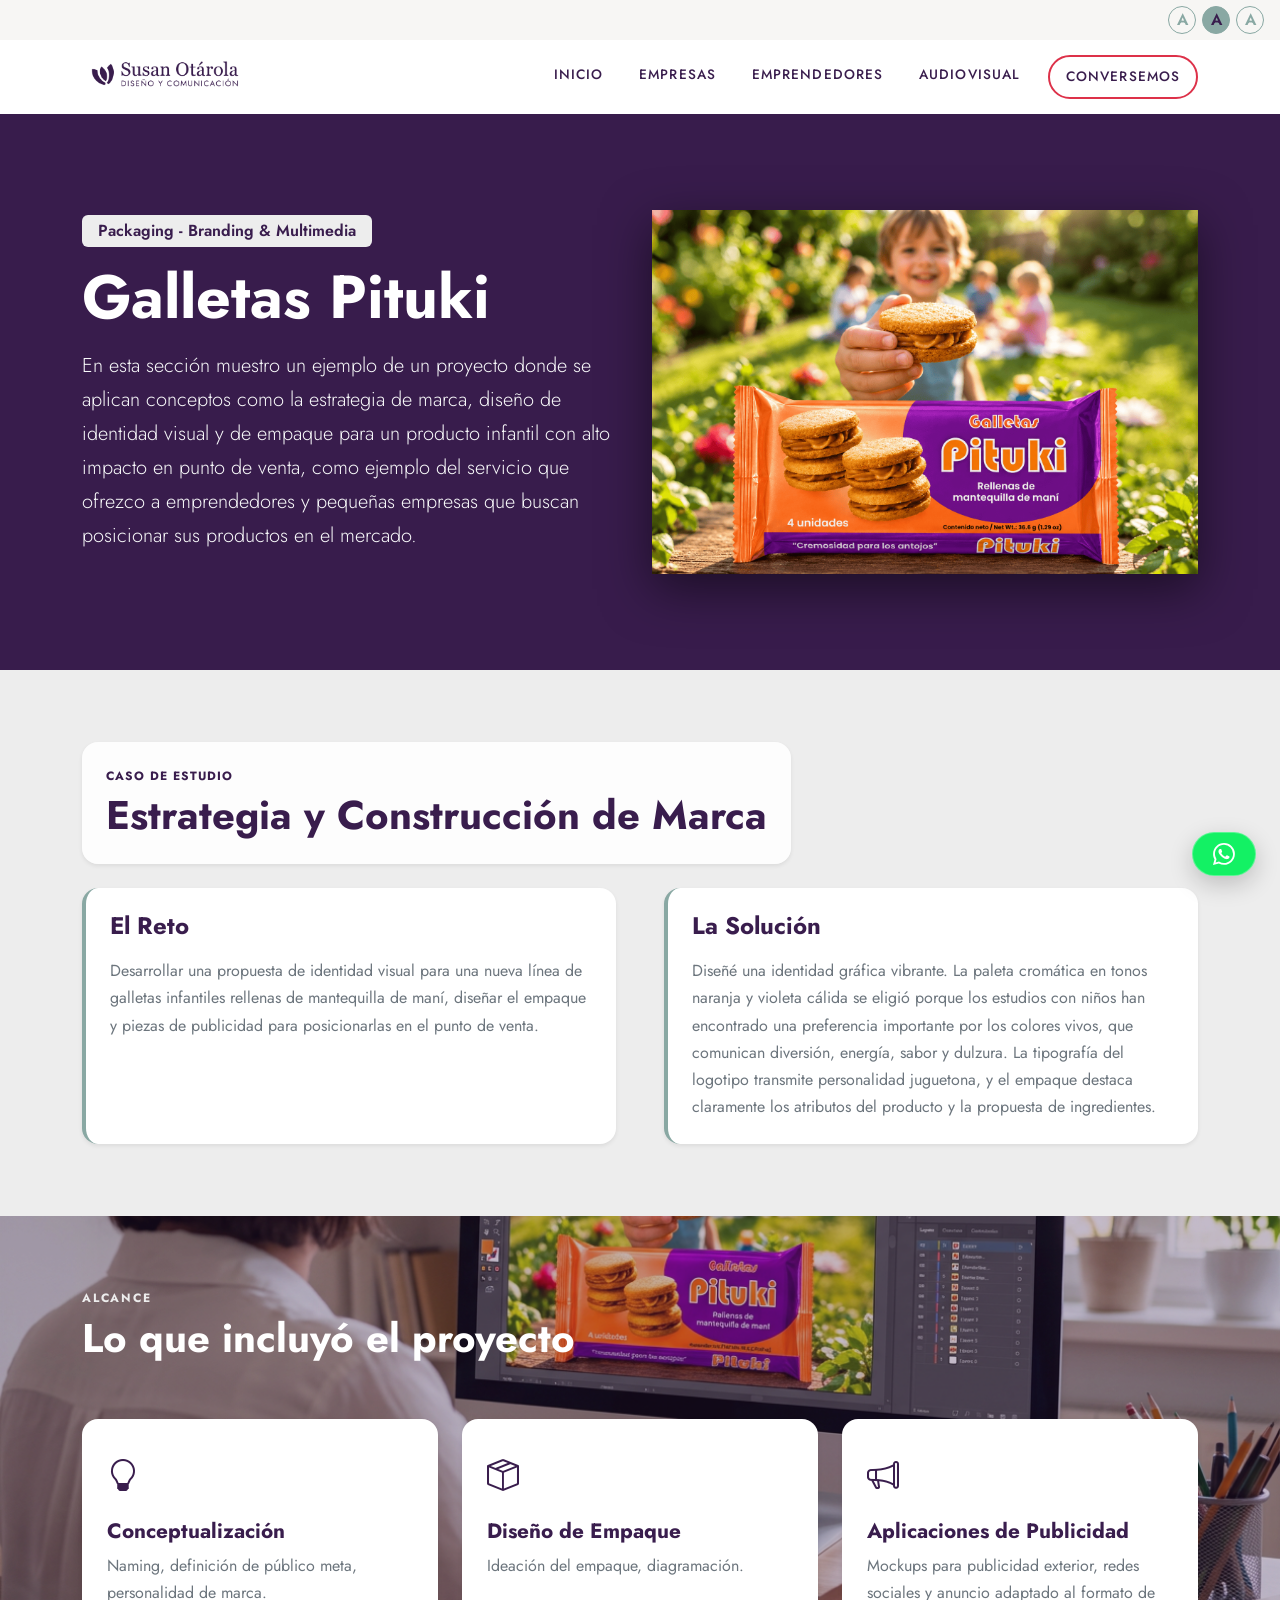
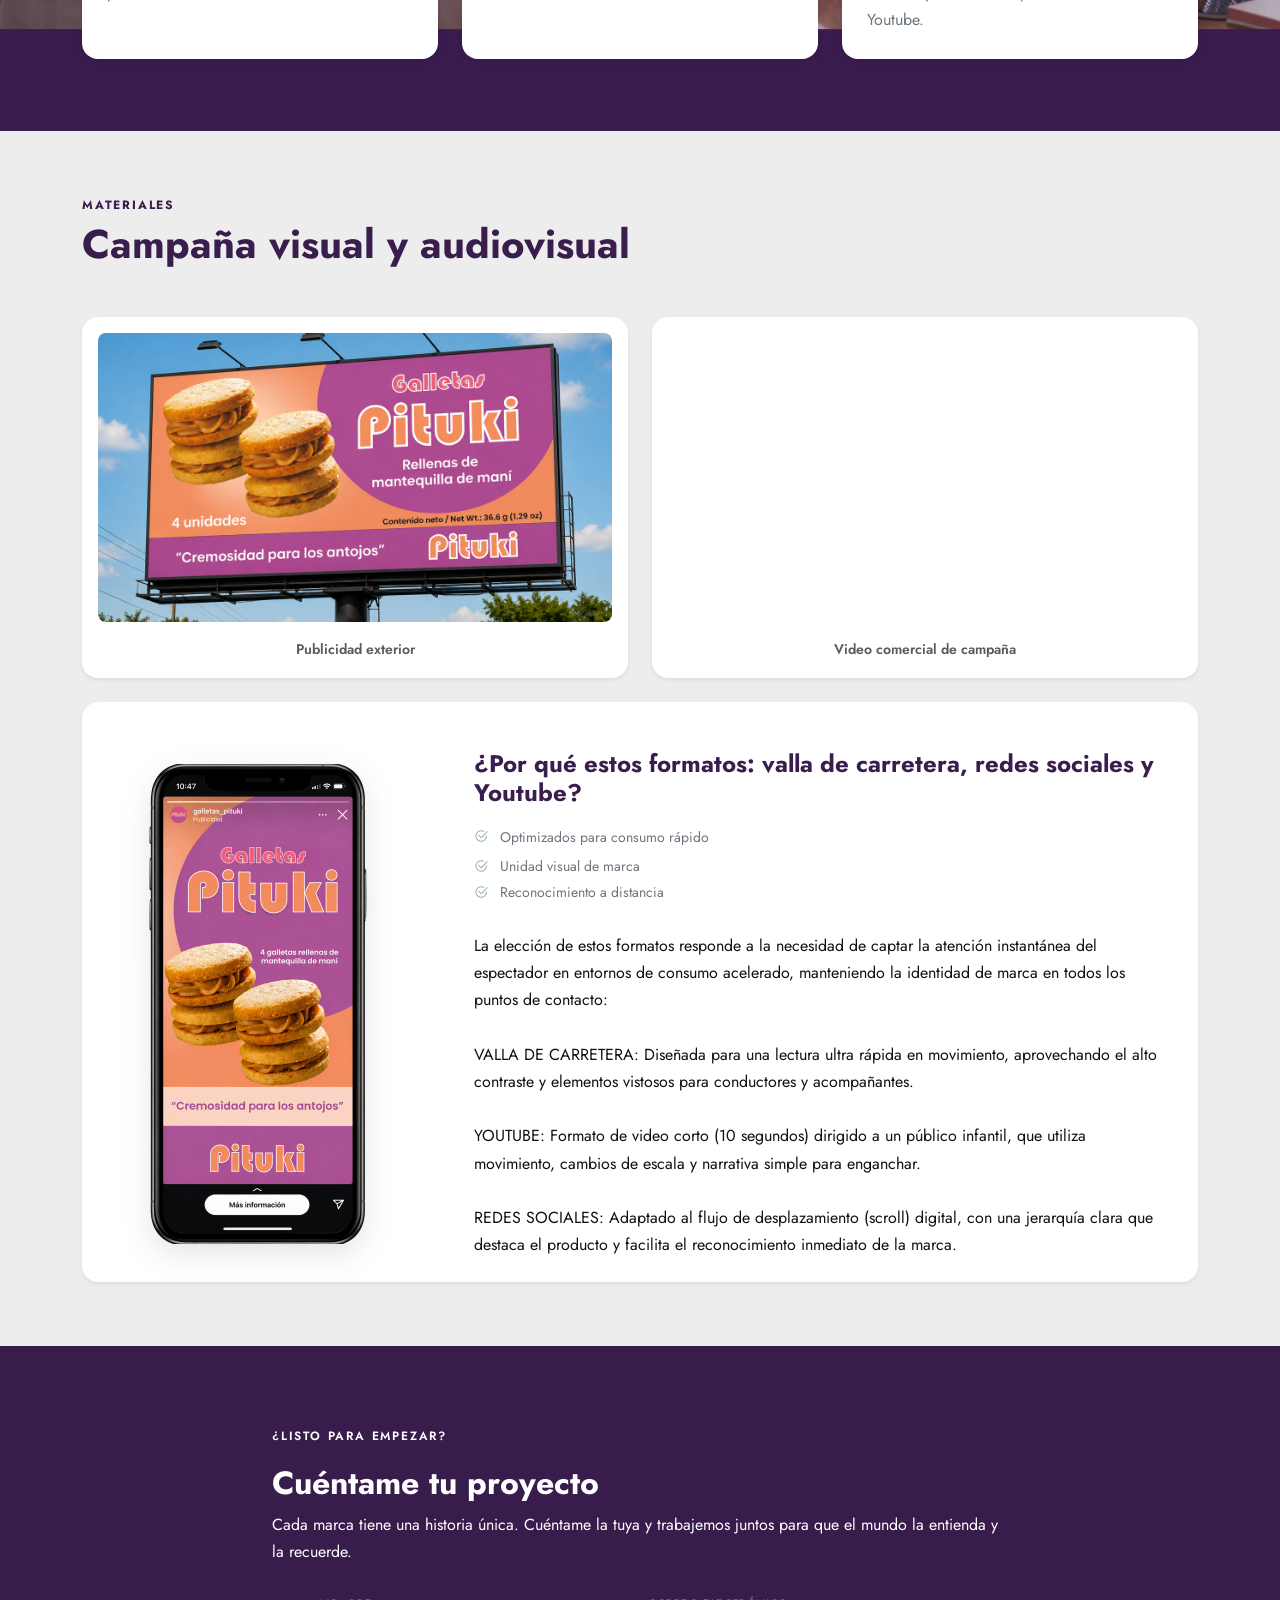
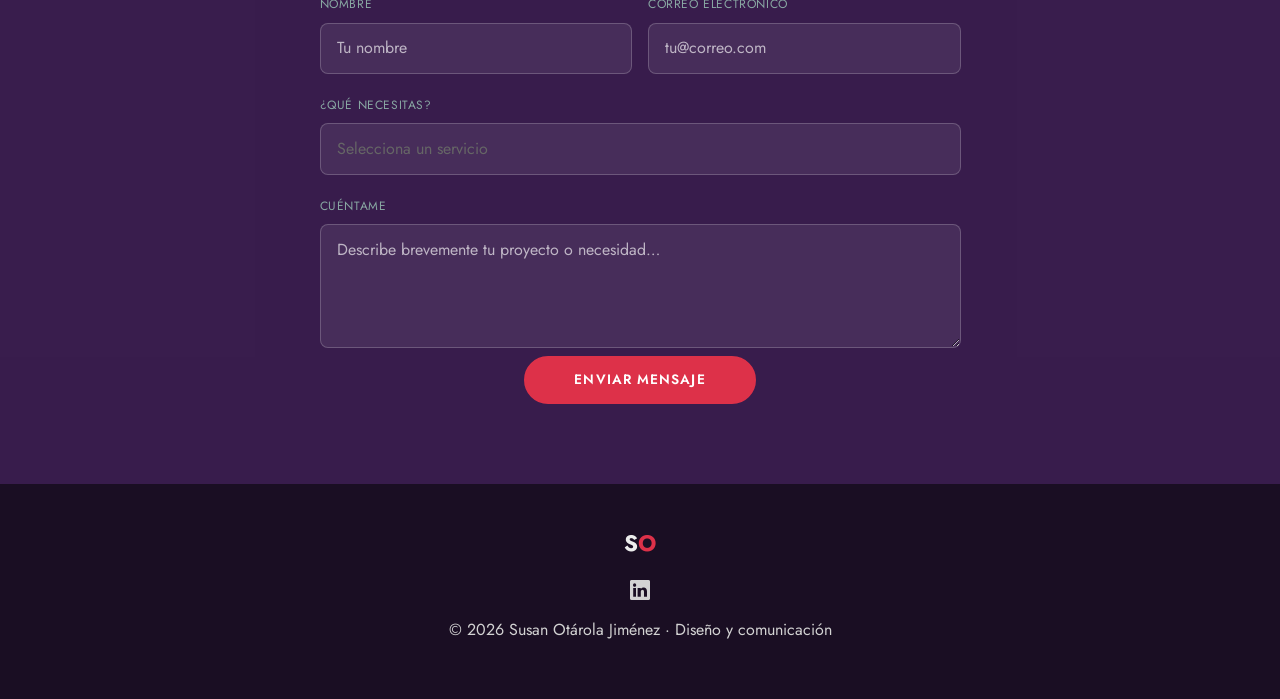
<file: pituki.html>
<!DOCTYPE html>
<html lang="es">

<head>
  <!-- Google tag (gtag.js) -->
<script async src="https://www.googletagmanager.com/gtag/js?id=G-K2WLM5VT0B"></script>
<script>
  window.dataLayer = window.dataLayer || [];
  function gtag(){dataLayer.push(arguments);}
  gtag('js', new Date());

  gtag('config', 'G-K2WLM5VT0B');
</script>
  <meta charset="UTF-8" />
  <meta name="viewport" content="width=device-width, initial-scale=1.0" />
  <title>Portafolio Pituki — Susan Otárola</title>
  <meta name="description" content="Proyecto de packaging, branding y publicidad para Galletas Pituki." />

  <!-- Google Fonts -->
  <link rel="preconnect" href="https://fonts.googleapis.com" />
  <link rel="preconnect" href="https://fonts.gstatic.com" crossorigin />
  <link
    href="https://fonts.googleapis.com/css2?family=Cormorant+Garamond:ital,wght@0,300;0,400;0,600;0,700;1,400;1,600&family=Jost:wght@300;400;500;600&display=swap"
    rel="stylesheet" />

  <!-- Bootstrap 5 CSS -->
  <link href="https://cdn.jsdelivr.net/npm/bootstrap@5.3.3/dist/css/bootstrap.min.css" rel="stylesheet" />
  <!-- Bootstrap Icons -->
  <link href="https://cdn.jsdelivr.net/npm/bootstrap-icons@1.11.3/font/bootstrap-icons.css" rel="stylesheet" />

  <!-- CSS personalizado -->
  <link rel="stylesheet" href="style.css" />

  <style>
    /* Estilos de ajuste fino para este proyecto */
    .bg-custom-light {
      background-color: #ededed !important;
    }

    .badge-custom {
      background-color: #ededed !important;
      color: #391d4d !important;
      font-weight: 600;
    }

    /* Regla para homogeneizar la galería de piezas (2 imágenes + 1 video) */
    .media-card-equal {
      height: 380px;
      width: 100%;
      object-fit: cover;
      border-radius: 16px;
      box-shadow: 0 8px 20px rgba(0, 0, 0, 0.06);
    }

    .video-card-equal {
      height: 380px;
      width: 100%;
      border-radius: 16px;
      overflow: hidden;
      box-shadow: 0 8px 20px rgba(0, 0, 0, 0.06);
    }

    .video-card-equal iframe {
      width: 100%;
      height: 100%;
      border: 0;
    }
  </style>
</head>

<body>

  <!-- =============================================
       NAVBAR
  ============================================= -->
  <div class="top-bar">
    <div class="font-size-control" aria-label="Ajustar tamaño de texto">
      <button class="font-btn" data-size="small" aria-label="Tamaño de texto pequeño">A</button>
      <button class="font-btn" data-size="medium" aria-label="Tamaño de texto mediano">A</button>
      <button class="font-btn" data-size="large" aria-label="Tamaño de texto grande">A</button>
    </div>
  </div>
  <nav id="navbar" class="navbar navbar-expand-lg">
    <div class="container">
      <a class="navbar-brand" href="index.html">
        <img src="files/monograma-8.png" alt="Susan Otárola" style="height: 40px;" />
      </a>

      <button class="navbar-toggler" type="button" data-bs-toggle="collapse" data-bs-target="#navMenu"
        aria-controls="navMenu" aria-expanded="false" aria-label="Menú">
        <span class="navbar-toggler-icon"></span>
      </button>
      <div class="collapse navbar-collapse justify-content-end" id="navMenu">
        <ul class="navbar-nav gap-1">
          <li class="nav-item"><a class="nav-link" href="index.html">Inicio</a></li>
          <li class="nav-item"><a class="nav-link" href="empresas.html">Empresas</a></li>
               <li class="nav-item"><a class="nav-link" href="pituki.html">Emprendedores</a></li>
                  <li class="nav-item"><a class="nav-link" href="portafolio.html">Audiovisual</a></li>
          <li class="nav-item ms-lg-2">
            <a class="nav-link btn-so px-3 py-1" href="#contacto">Conversemos</a>
            </li>
        </ul>
      </div>
    </div>
  </nav>

  <!-- =============================================
       HERO — Pituki
  ============================================= -->
  <section id="hero-pituki" class="position-relative py-5 style-hero-pituki" style="background-color: #391d4d;">
    
    <div class="hero-overlay" style="background: #391d4d; opacity: 0.85;"></div>

    <div class="container position-relative text-white py-5" style="z-index: 3;">
      <div class="row align-items-center g-4">
        <!-- Texto principal -->
        <div class="col-lg-6 reveal">
          <span class="badge badge-custom mb-3 px-3 py-2 fs-6">Packaging - Branding & Multimedia</span>
          <h1 class="display-4 fw-bold text-white mb-3">Galletas Pituki</h1>
          <p class="lead text-light">
               En esta sección muestro un ejemplo de un proyecto donde se aplican conceptos como la estrategia de marca,
              diseño de identidad visual y de empaque para un producto infantil con alto impacto en
            punto de venta, como ejemplo del servicio que ofrezco a emprendedores y pequeñas empresas 
            que buscan posicionar sus productos en el mercado.
          </p>
        </div>
        <!-- Mockup PNG destacado -->
        <div class="col-lg-6 text-center reveal">
          <img src="./galleta/mockup.png" alt="Empaque Pituki Galletas" class="img-fluid drop-shadow"
            style="max-height: 400px; filter: drop-shadow(0 15px 25px rgba(0,0,0,0.5));" />
        </div>
      </div>
    </div>
  </section>

  <!-- =============================================
       CASO DE ESTUDIO (EL RETO Y LA SOLUCIÓN)
  ============================================= -->
  <section id="elreto" class="py-5 bg-custom-light">
    <div class="container py-4">

      <!-- Encabezado de Sección -->
      <!-- Encabezado de Sección con alta legibilidad -->
      <div class="row mb-4 reveal">
        <div class="col-lg-8">
          <div class="p-3 p-md-4 rounded-4 shadow-sm"
            style="background: rgba(255, 255, 255, 0.88); backdrop-filter: blur(8px); display: inline-block;">
            <p class="tag text-uppercase fw-bold mb-1" style="color: #391d4d; letter-spacing: 1px;">Caso de estudio</p>
            <h2 class="display-6 fw-bold m-0" style="color: #391d4d; text-shadow: 0 1px 2px rgba(255,255,255,0.8);">
              Estrategia y Construcción de Marca</h2>
          </div>
        </div>
      </div>

      <!-- Tarjetas: El Reto y La Solución -->
      <div class="row g-4 g-lg-5">
        <!-- Tarjeta 1: El Reto -->
        <div class="col-md-6 reveal">
          <div class="p-4 bg-white rounded-4 shadow-sm h-100 border-start border-4"
            style="border-color: #89a8a3 !important;">
            <h3 class="h4 fw-bold mb-3" style="color: #391d4d;">El Reto</h3>
            <p class="text-secondary leading-relaxed m-0">
              Desarrollar una propuesta de identidad visual para una nueva línea de galletas infantiles
              rellenas de mantequilla de maní, diseñar el empaque y piezas de publicidad para
              posicionarlas en el punto de venta. </p>

          </div>
        </div>

        <!-- Tarjeta 2: La Solución -->
        <div class="col-md-6 reveal">
          <div class="p-4 bg-white rounded-4 shadow-sm h-100 border-start border-4"
            style="border-color: #89a8a3 !important;">
            <h3 class="h4 fw-bold mb-3" style="color: #391d4d;">La Solución</h3>
            <p class="text-secondary leading-relaxed m-0">
              Diseñé una identidad gráfica vibrante. La paleta cromática en tonos naranja y
              violeta cálida se eligió porque los estudios con niños han encontrado una preferencia importante
              por los colores vivos, que comunican diversión, energía, sabor y dulzura.
              La tipografía del logotipo transmite personalidad juguetona, y el
              empaque destaca claramente los atributos del producto y la propuesta de ingredientes.
            </p>
          </div>
        </div>
      </div>

    </div>
  </section>

  <!-- =============================================
       LO QUE INCLUYÓ EL PROYECTO y Overlay 30%)
  ============================================= -->

  <section id="servicios" class="position-relative py-5 text-white overflow-hidden">
    <!-- 1. Fondo Parallax -->
    <div class="servicios-parallax-bg" id="serviciosBg" style="background-image: url('./galleta/fotomodelo.png');">
    </div>


    <!-- 2. Overlay morado difuminado al 30% -->
    <div class="servicios-overlay"
      style="position: absolute; top:0; left:0; width:100%; height:100%; background: rgba(57, 29, 77, 0.30); z-index: 2; pointer-events: none;">
    </div>

    <!-- 3. Contenido (Z-index por encima de la capa) -->
    <div class="container position-relative py-4" style="z-index: 3;">

      <!-- Encabezado -->
      <div class="row mb-5 reveal">
        <div class="col-lg-7">
          <p class="tag text-uppercase fw-bold mb-1" style="color: #ededed;">Alcance</p>
          <h2 class="display-6 fw-bold text-white">Lo que incluyó el proyecto</h2>
        </div>
      </div>

      <!-- Tarjetas de Alcance (3 columnas equitativas) -->
      <div class="row g-4">
        <div class="col-md-4 reveal">
          <div class="servicio-card h-100 p-4 rounded-4 shadow-sm bg-white text-dark">
            <div class="servicio-icon fs-2 mb-3" style="color: #391d4d;"><i class="bi bi-lightbulb"></i></div>
            <h3 class="h4 fw-bold mb-2" style="color: #391d4d;">Conceptualización</h3>
            <p class="text-secondary m-0">Naming, definición de público meta, personalidad de marca.</p>
          </div>
        </div>

        <div class="col-md-4 reveal">
          <div class="servicio-card h-100 p-4 rounded-4 shadow-sm bg-white text-dark">
            <div class="servicio-icon fs-2 mb-3" style="color: #391d4d;"><i class="bi bi-box-seam"></i></div>
            <h3 class="h4 fw-bold mb-2" style="color: #391d4d;">Diseño de Empaque</h3>
            <p class="text-secondary m-0">Ideación del empaque, diagramación.</p>
          </div>
        </div>

        <div class="col-md-4 reveal">
          <div class="servicio-card h-100 p-4 rounded-4 shadow-sm bg-white text-dark">
            <div class="servicio-icon fs-2 mb-3" style="color: #391d4d;"><i class="bi bi-megaphone"></i></div>
            <h3 class="h4 fw-bold mb-2" style="color: #391d4d;">Aplicaciones de Publicidad</h3>
            <p class="text-secondary m-0">Mockups para publicidad exterior, redes sociales y anuncio adaptado al formato
              de Youtube.</p>
          </div>
        </div>
      </div>

    </div>
  </section>

  <!-- =============================================
       CAMPAÑA VISUAL Y AUDIOVISUAL (UX Layout)
  ============================================= -->
  <section class="py-5 bg-custom-light">
    <div class="container py-3">

      <!-- Encabezado -->
      <div class="row mb-5 reveal">
        <div class="col-lg-7">
          <p class="tag text-uppercase fw-bold mb-1" style="color: #391d4d;">Materiales</p>
          <h2 class="display-6 fw-bold m-0" style="color: #391d4d;">Campaña visual y audiovisual</h2>
        </div>
      </div>

      <!-- BLOQUE 1: Piezas Horizontales (Valla + Video 16:9) -->
      <div class="row g-4 mb-5 reveal align-items-stretch">
        <!-- Valla Exterior -->
        <div class="col-lg-6">
          <div class="bg-white p-3 rounded-4 shadow-sm h-100 d-flex flex-column justify-content-between">
            <div class="ratio ratio-16x9 rounded-3 overflow-hidden mb-2">
              <img src="./galleta/valla.png" alt="Publicidad Exterior Valla Pituki"
                style="object-fit: cover; width: 100%; height: 100%;" />
            </div>
            <p class="text-center text-muted small fw-semibold m-0 mt-2">Publicidad exterior</p>
          </div>
        </div>

        <!-- Video de YouTube -->
        <div class="col-lg-6">
          <div class="bg-white p-3 rounded-4 shadow-sm h-100 d-flex flex-column justify-content-between">
            <div class="ratio ratio-16x9 rounded-3 overflow-hidden mb-2">
              <!-- Reemplaza TU_ID_DE_VIDEO con la ID real de YouTube -->
              <iframe src="https://www.youtube.com/embed/crWSc_18nbc" title="Video de Campaña Pituki"
                allowfullscreen></iframe>
                            </div>
            <p class="text-center text-muted small fw-semibold m-0 mt-2">Video comercial de campaña</p>
          </div>
        </div>
      </div>

      <!-- BLOQUE 2: Pieza Vertical Móvil (Celular 9:16 + Descripción) -->
      <div class="row g-4 reveal align-items-center bg-white p-4 rounded-4 shadow-sm mx-0">
        <!-- Mockup Celular -->
        <div class="col-md-5 col-lg-4 text-center">
          <img src="./galleta/celu.png" alt="Anuncio Instagram Stories Pituki" class="img-fluid rounded-4 drop-shadow"
            style="max-height: 480px; width: auto; filter: drop-shadow(0 10px 15px rgba(0,0,0,0.1));" />
        </div>


        <!-- Explicación de la pieza digital -->
        <div class="col-md-7 col-lg-8">
          <h3 class="h4 fw-bold mb-3" style="color: #391d4d;">¿Por qué estos formatos: valla
            de carretera,
            redes sociales y Youtube?</h3>
          <p class="text-secondary leading-relaxed mb-3">

          <ul class="list-unstyled text-secondary small m-0">
            <li class="mb-1"><i class="bi bi-check2-circle me-2" style="color: #89a8a3;"></i>
              Optimizados para consumo rápido</li>
            <li><i class="bi bi-check2-circle me-2" style="color: #89a8a3;"></i>
              Unidad visual de marca</li>
            <li><i class="bi bi-check2-circle me-2" style="color: #89a8a3;"></i>
              Reconocimiento a distancia </li>
          </ul>
          <br>
          La elección de estos formatos responde a la necesidad de captar la atención instantánea
          del espectador en entornos de consumo acelerado, manteniendo la identidad de marca en todos
          los puntos de contacto:</br>
          <br>VALLA DE CARRETERA: Diseñada para una lectura ultra rápida en movimiento,
          aprovechando el alto contraste y elementos vistosos para conductores y acompañantes.
          </br>

          <br>
          YOUTUBE: Formato de video corto (10 segundos) dirigido a un público infantil,
          que utiliza movimiento, cambios de escala y narrativa simple para enganchar.</br>

          <br> REDES SOCIALES: Adaptado al flujo de desplazamiento (scroll) digital,
          con una jerarquía clara que destaca el producto y facilita el reconocimiento
          inmediato de la marca.
          </br>

        </div>
      </div>

    </div>
  </section>

 <!-- =============================================
       CONTACTO — Parallax CTA
  ============================================= -->
  <section id="contacto">
    <div class="contacto-parallax-bg" id="contactoBg"></div>
    <div class="contacto-overlay"></div>

    <div class="container contacto-content">
      <div class="row justify-content-center">
        <div class="col-lg-8 reveal">
          <p class="tag">¿Listo para empezar?</p>
          <h2>Cuéntame tu proyecto</h2>
          <p>
            Cada marca tiene una historia única. Cuéntame la tuya y
            trabajemos juntos para que el mundo la entienda y la recuerde.
          </p>
        </div>
      </div>

      <!-- Formulario -->
      <div class="row justify-content-center mt-2">
        <div class="col-lg-7 reveal">
          <form class="form-so" action="https://formspree.io/f/meeblqqq" method="POST">
            <input type="hidden" name="_subject" value="Nuevo contacto desde tu web" />
            <input type="hidden" name="_next" value="https://susanotarola.github.io/miweb/#gracias" />

            <div class="row g-3">

              <div class="col-sm-6">
                <label class="form-label" for="nombre">Nombre</label>
                <input type="text" class="form-control" id="nombre" name="nombre" placeholder="Tu nombre" required />
              </div>

              <div class="col-sm-6">
                <label class="form-label" for="email">Correo electrónico</label>
                <input type="email" class="form-control" id="email" name="email" placeholder="tu@correo.com" required />
              </div>

              <div class="col-12">
                <label class="form-label" for="servicio">¿Qué necesitas?</label>
                <select class="form-select" id="servicio" name="servicio">
                  <option value="" disabled selected>Selecciona un servicio</option>
                  <option>Diseño Gráfico UX/UI</option>
                  <option>Diseño de Identidad Visual</option>
                  <option>Locución / Voz Profesional</option>
                  <option>Varios </option>
                  <option>No sé por dónde empezar</option>
                </select>
              </div>

              <div class="col-12">
                <label class="form-label" for="mensaje">Cuéntame</label>
                <textarea class="form-control" id="mensaje" name="mensaje" rows="4"
                  placeholder="Describe brevemente tu proyecto o necesidad…" required></textarea>
              </div>

              <div class="col-12 text-center mt-2">
                <button type="submit" class="btn-so btn-so--filled px-5">
                  Enviar mensaje
                </button>
              </div>

            </div>
          </form>

        </div>
      </div>

       <!-- =============================================
           Botón de WhatsApp (Líneas y letras en blanco)
      ============================================= -->
       <a href="https://api.whatsapp.com/send?phone=50685584059" 
           target="_blank" 
           rel="noopener noreferrer" 
           class="whatsapp-float">
          <svg xmlns="http://www.w3.org/2000/svg" width="22" height="22" fill="white" viewBox="0 0 16 16">
            <path d="M13.601 2.326A7.854 7.854 0 0 0 7.994 0C3.627 0 .068 3.558.064 7.926c0 1.399.366 2.76 1.057 3.965L0 16l4.204-1.102a7.933 7.933 0 0 0 3.79.965h.004c4.368 0 7.926-3.558 7.93-7.93A7.898 7.898 0 0 0 13.6 2.326zM7.994 14.521a6.573 6.573 0 0 1-3.356-.92l-.24-.144-2.494.654.666-2.433-.156-.251a6.56 6.56 0 0 1-1.007-3.505c0-3.626 2.957-6.584 6.591-6.584a6.56 6.56 0 0 1 4.66 1.931 6.557 6.557 0 0 1 1.928 4.66c-.004 3.639-2.961 6.592-6.592 6.592zm3.615-4.934c-.197-.099-1.17-.578-1.353-.646-.182-.068-.315-.099-.445.099-.133.197-.513.646-.629.776-.117.133-.232.148-.43.05-.197-.099-.834-.308-1.587-.979-.586-.523-.982-1.17-1.097-1.368-.116-.197-.012-.304.086-.402.088-.088.197-.232.296-.348.1-.116.133-.197.197-.33.066-.133.033-.248-.016-.347-.05-.099-.445-1.077-.61-1.47-.16-.386-.324-.334-.445-.34-.116-.006-.248-.007-.38-.007a.728.728 0 0 0-.529.247c-.182.198-.691.676-.691 1.648 0 .973.708 1.913.807 2.046.099.133 1.393 2.128 3.375 2.982.471.203.839.324 1.126.416.474.152.905.131 1.246.08.38-.058 1.17-.478 1.338-.94.168-.463.168-.86.118-.94-.05-.08-.182-.132-.379-.231z"/>
          </svg>
                  </a>
    </div>
  </section>



  <!-- =============================================
       FOOTER
  ============================================= -->
  <footer id="footer">
    <div class="container">
      <div class="footer-brand">S<span>O</span></div>
      <div class="footer-social my-2">
        <a href="https://www.linkedin.com/in/susanotarola" target="_blank" rel="noopener" aria-label="LinkedIn">
          <i class="bi bi-linkedin"></i>
        </a>
      </div>
      <p class="footer-copy">
        © 2026 Susan Otárola Jiménez · Diseño y comunicación
      </p>
    </div>
  </footer>


  <!-- =============================================
       SCRIPTS
  ============================================= -->
  <!-- Bootstrap 5 JS -->
  <script src="https://cdn.jsdelivr.net/npm/bootstrap@5.3.3/dist/js/bootstrap.bundle.min.js"></script>

  <script>
    /* ---- Navbar: se vuelve sólida al hacer scroll ---- */
    const navbar = document.getElementById('navbar');
    window.addEventListener('scroll', () => {
      navbar.classList.toggle('scrolled', window.scrollY > 60);
    });

    /* ---- Parallax suave en capas de fondo ---- */
    const heroBg = document.getElementById('heroBg');
    const serviciosBg = document.getElementById('serviciosBg');
    const contactoBg = document.getElementById('contactoBg');

    function applyParallax(el, factor) {
      if (!el) return;
      const rect = el.parentElement.getBoundingClientRect();
      const center = rect.top + rect.height / 2;
      const offset = (window.innerHeight / 2 - center) * factor;
      el.style.transform = `translateY(${offset}px)`;
    }

    window.addEventListener('scroll', () => {
      applyParallax(heroBg, 0.35);
      applyParallax(serviciosBg, 0.25);
      applyParallax(contactoBg, 0.25);
    }, { passive: true });

    /* ---- Scroll reveal ---- */
    const reveals = document.querySelectorAll('.reveal');
    const observer = new IntersectionObserver((entries) => {
      entries.forEach(e => {
        if (e.isIntersecting) {
          e.target.classList.add('visible');
          observer.unobserve(e.target);
        }
      });
    }, { threshold: 0.12 });

    reveals.forEach(el => observer.observe(el));

    /* ---- Active nav link al hacer scroll ---- */
    const sections = document.querySelectorAll('section[id]');
    const navLinks = document.querySelectorAll('.navbar-nav .nav-link');

    window.addEventListener('scroll', () => {
      let current = '';
      sections.forEach(sec => {
        if (window.scrollY >= sec.offsetTop - 120) current = sec.id;
      });
      navLinks.forEach(link => {
        link.classList.remove('active');
        if (link.getAttribute('href') === `#${current}`) link.classList.add('active');
      });
    }, { passive: true });
  </script>

  <script>
    const fontButtons = document.querySelectorAll('.font-btn');
    const html = document.documentElement;

    const savedSize = localStorage.getItem('fontSize') || 'medium';
    html.classList.add('font-' + savedSize);
    document.querySelector(`.font-btn[data-size="${savedSize}"]`)?.classList.add('active');

    fontButtons.forEach(btn => {
      btn.addEventListener('click', () => {
        const size = btn.dataset.size;

        html.classList.remove('font-small', 'font-medium', 'font-large');
        html.classList.add('font-' + size);

        fontButtons.forEach(b => b.classList.remove('active'));
        btn.classList.add('active');

        localStorage.setItem('fontSize', size);
      });
    });
  </script>

</body>

</html>
</file>
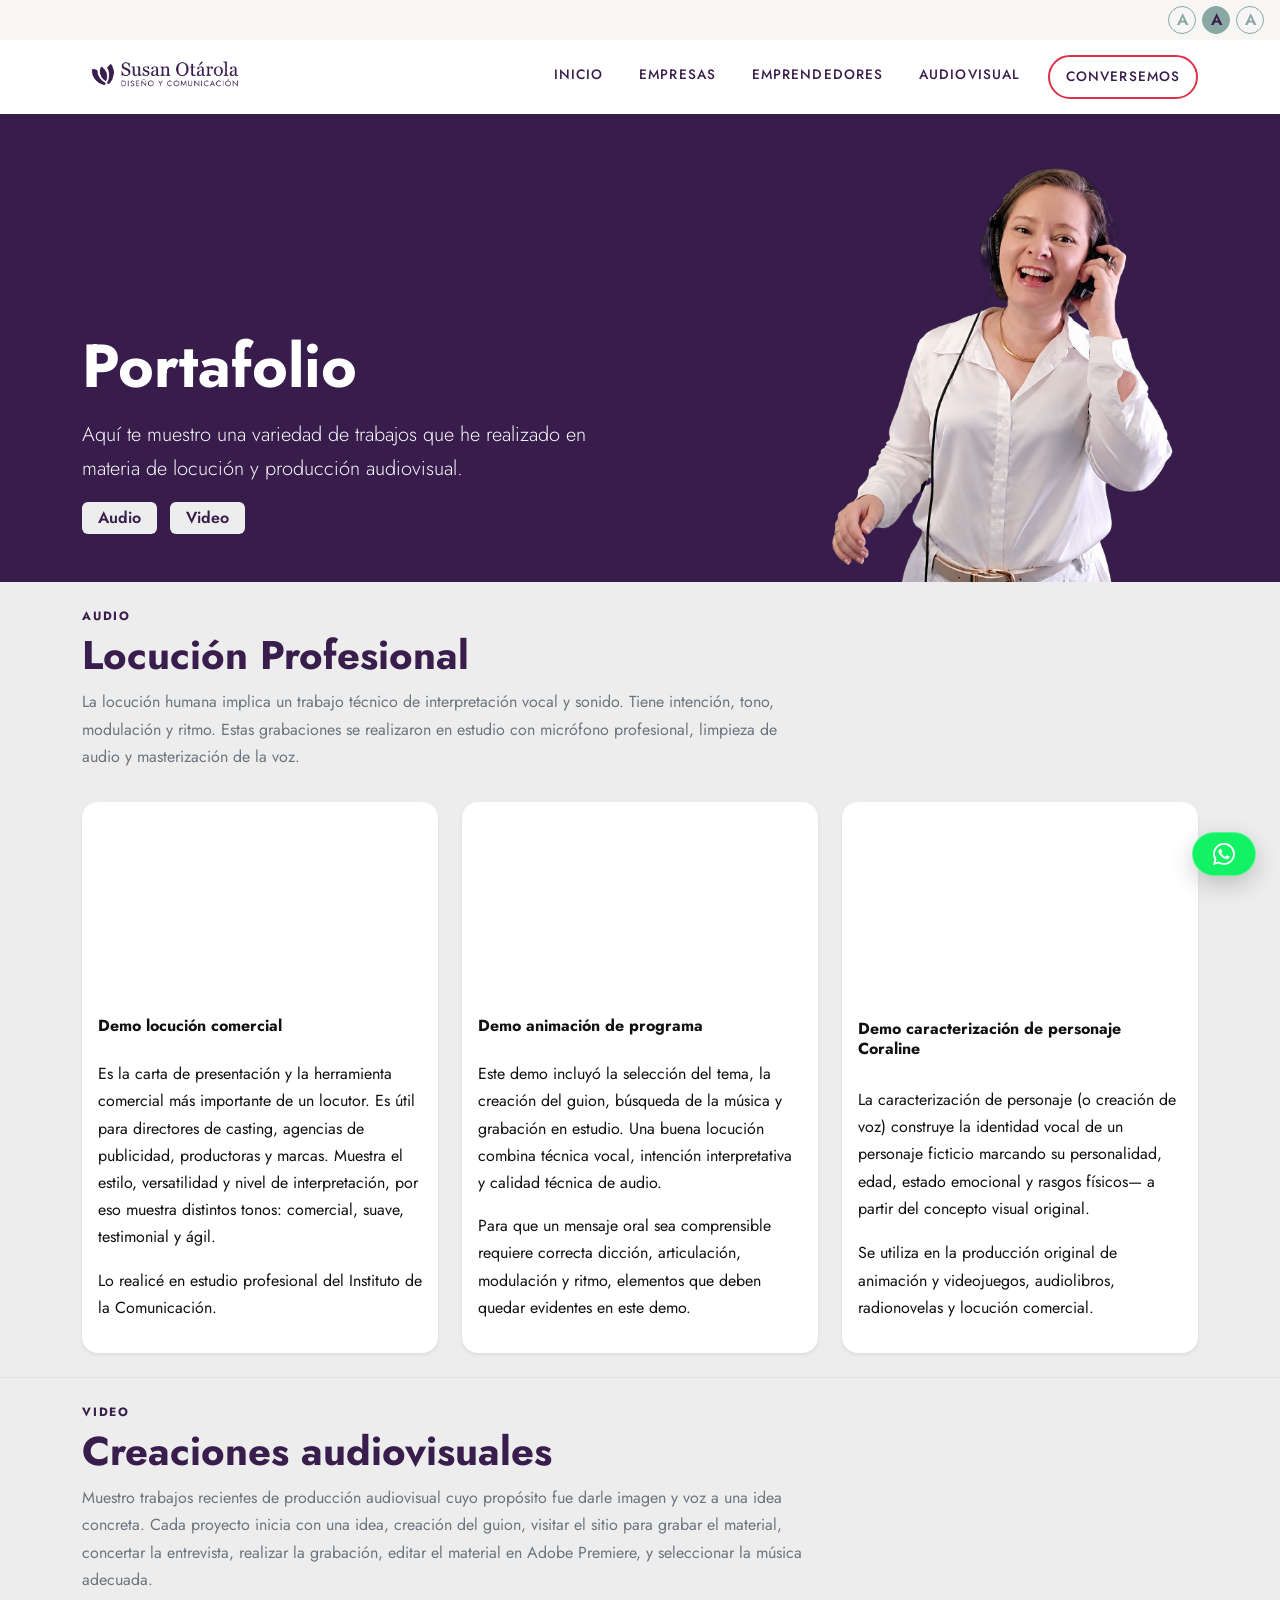
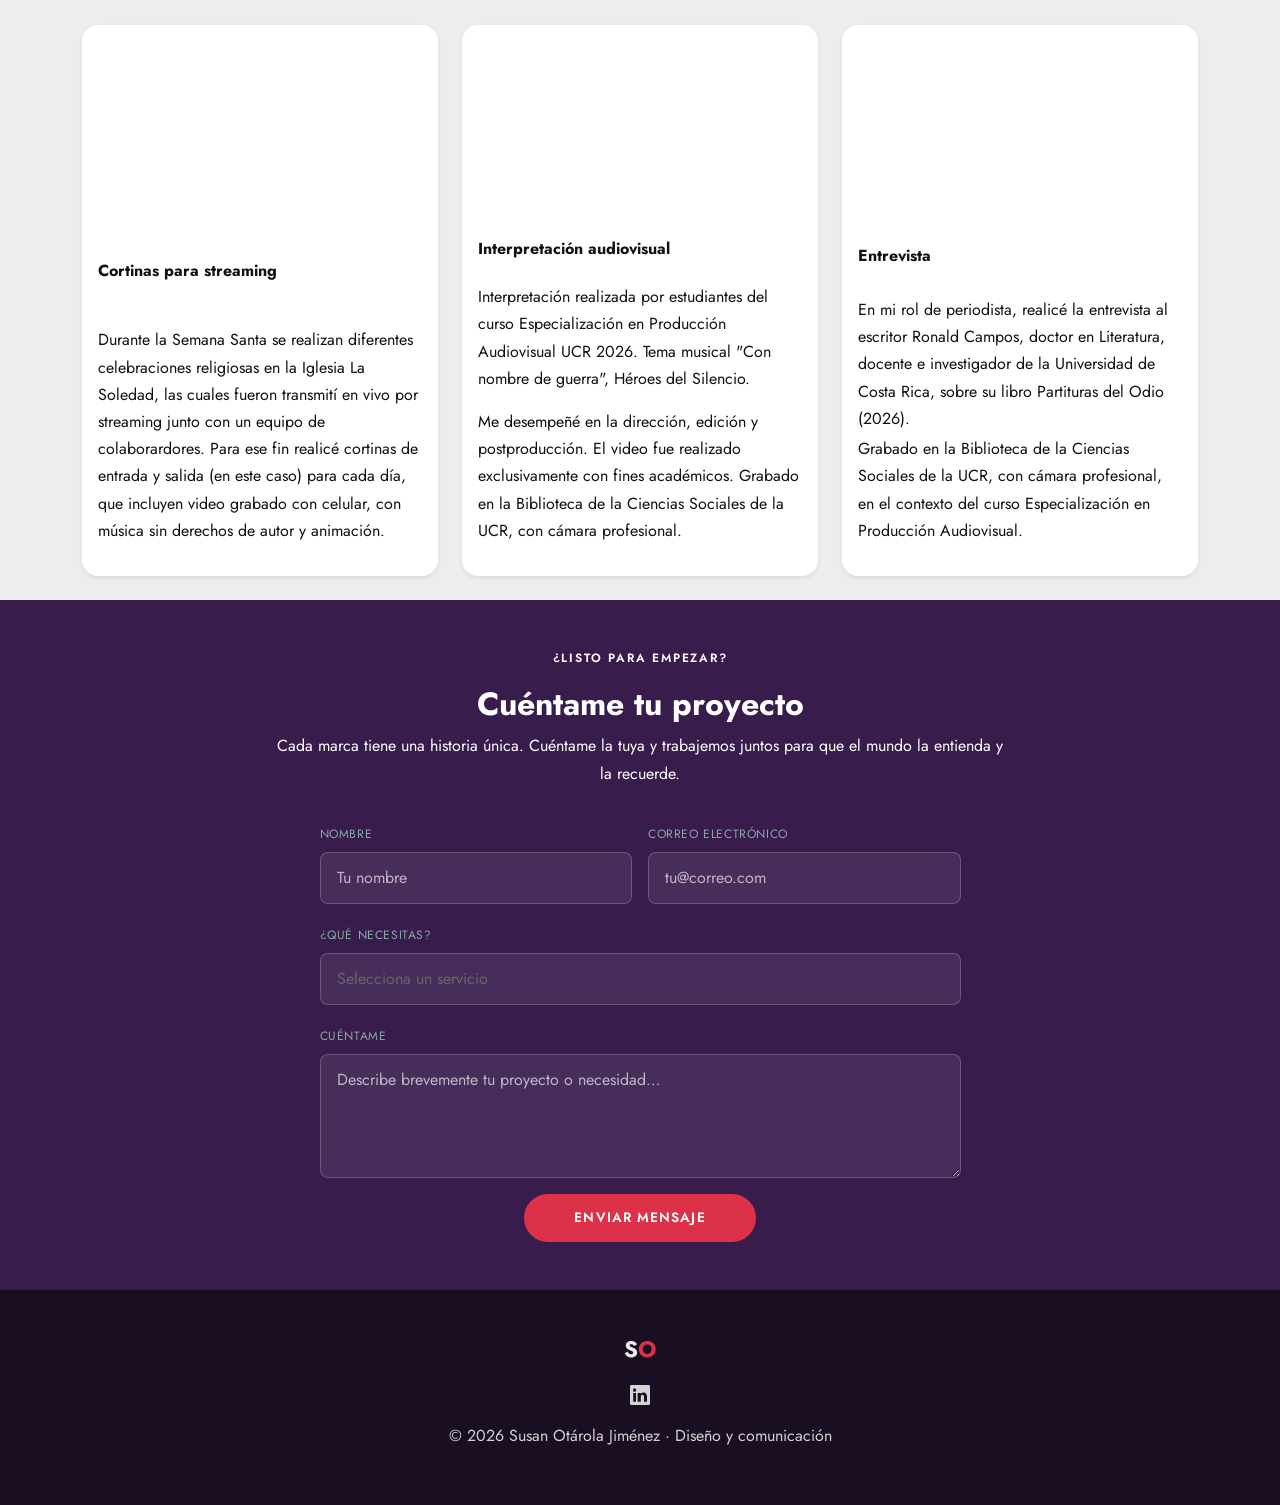
<file: portafolio.html>
<!DOCTYPE html>
<html lang="es">

<head>
  <!-- Google tag (gtag.js) -->
<script async src="https://www.googletagmanager.com/gtag/js?id=G-K2WLM5VT0B"></script>
<script>
  window.dataLayer = window.dataLayer || [];
  function gtag(){dataLayer.push(arguments);}
  gtag('js', new Date());

  gtag('config', 'G-K2WLM5VT0B');
</script>
  <meta charset="UTF-8" />
  <meta name="viewport" content="width=device-width, initial-scale=1.0" />
  <title>Portafolio — Susan Otárola</title>
  <meta name="description" content="Portafolio de locución profesional y producción audiovisual." />

  <!-- Google Fonts -->
  <link rel="preconnect" href="https://fonts.googleapis.com" />
  <link rel="preconnect" href="https://fonts.gstatic.com" crossorigin />
  <link
    href="https://fonts.googleapis.com/css2?family=Jost:ital,wght@0,300;0,400;0,500;0,600;0,700;1,300;1,400;1,600;1,700&display=swap"
    rel="stylesheet" />

  <!-- Bootstrap 5 CSS -->
  <link href="https://cdn.jsdelivr.net/npm/bootstrap@5.3.3/dist/css/bootstrap.min.css" rel="stylesheet" />
  <!-- Bootstrap Icons -->
  <link href="https://cdn.jsdelivr.net/npm/bootstrap-icons@1.11.3/font/bootstrap-icons.css" rel="stylesheet" />

  <!-- CSS personalizado -->
  <link rel="stylesheet" href="style.css" />
</head>

<body>

  <!-- =============================================
       NAVBAR
  ============================================= -->
  <div class="top-bar">
    <div class="font-size-control" aria-label="Ajustar tamaño de texto">
      <button class="font-btn" data-size="small" aria-label="Tamaño de texto pequeño">A</button>
      <button class="font-btn" data-size="medium" aria-label="Tamaño de texto mediano">A</button>
      <button class="font-btn" data-size="large" aria-label="Tamaño de texto grande">A</button>
    </div>
  </div>

  <nav id="navbar" class="navbar navbar-expand-lg">
    <div class="container">
      <a class="navbar-brand" href="index.html">
        <img src="files/monograma-8.png" alt="Susan Otárola" style="height: 40px;" />
      </a>

      <button class="navbar-toggler" type="button" data-bs-toggle="collapse" data-bs-target="#navMenu"
        aria-controls="navMenu" aria-expanded="false" aria-label="Menú">
        <span class="navbar-toggler-icon"></span>
      </button>
      <div class="collapse navbar-collapse justify-content-end" id="navMenu">
        <ul class="navbar-nav gap-1">
          <li class="nav-item"><a class="nav-link" href="index.html">Inicio</a></li>
          <li class="nav-item"><a class="nav-link" href="empresas.html">Empresas</a></li>
          <li class="nav-item"><a class="nav-link" href="pituki.html">Emprendedores</a></li>
          <li class="nav-item"><a class="nav-link" href="portafolio.html">Audiovisual</a></li>
          <li class="nav-item ms-lg-2">
            <a class="nav-link btn-so px-3 py-1" href="#contacto">Conversemos</a>
          </li>
        </ul>
      </div>
    </div>
  </nav>

  <!-- =============================================
       HERO — PORTAFOLIO
  ============================================= -->
  <section id="hero-portafolio" class="position-relative overflow-hidden pt-5"
    style="background-color: #391d4d; min-height: 420px;">
    <div class="hero-overlay" style="background: #391d4d; opacity: 0.85;"></div>

    <div class="container position-relative text-white h-100" style="z-index: 3;">
      <div class="row align-items-end g-4 h-100">

        <!-- Texto principal (con padding inferior para alinearlo visualmente) -->
        <div class="col-lg-6 reveal pb-5">
          <h1 class="display-4 fw-bold text-white mb-3">Portafolio</h1>
          <p class="lead text-light">
            Aquí te muestro una variedad de trabajos que he realizado en materia de locución y producción audiovisual.
          </p>

          <div class="sobre-mi-pillars mt-3">
            <a href="#audio" class="badge badge-custom px-3 py-2 fs-6 text-decoration-none me-2">Audio</a>
            <a href="#video" class="badge badge-custom px-3 py-2 fs-6 text-decoration-none">Video</a>
          </div>
        </div>

        <!-- Foto recortada pegada a la base -->
        <div
          class="col-lg-6 text-center text-lg-end reveal d-flex align-items-end justify-content-center justify-content-lg-end">
          <img src="./files/portafolio.png" alt="Susan con audífonos" class="img-fluid hero-foto-cut"
            fetchpriority="high" decoding="async"
            style="max-height: 420px; width: auto; display: block; margin-bottom: 0;" />
        </div>

      </div>
    </div>
  </section>

  <!-- =============================================
       SECCIÓN AUDIO: LOCUCIÓN PROFESIONAL
  ============================================= -->
  <section id="audio" class="py-4 bg-custom-light">
    <div class="container">

      <!-- Encabezado -->
      <div class="row mb-3 reveal">
        <div class="col-lg-8">
          <p class="tag text-uppercase fw-bold mb-1" style="color: #391d4d;">Audio</p>
          <h2 class="display-6 fw-bold m-0" style="color: #391d4d;">Locución Profesional</h2>
          <p class="mt-2 text-secondary">
            La locución humana implica un trabajo técnico de interpretación vocal y sonido.
            Tiene intención, tono, modulación y ritmo. Estas grabaciones se realizaron en estudio con micrófono
            profesional,
            limpieza de audio y masterización de la voz.
          </p>
        </div>
      </div>

      <!-- Tarjetas de Video de Audio -->
      <div class="row g-4 reveal">
        <div class="col-md-6 col-lg-4">
          <div class="bg-white p-3 rounded-4 shadow-sm h-100 d-flex flex-column justify-content-between">
            <div class="ratio ratio-16x9 rounded-3 overflow-hidden mb-2">
              <iframe src="https://www.youtube.com/embed/IZCrT4_7X_E" title="Demo locucion comercial"
                allowfullscreen></iframe>
            </div>
            <p class="text-center text-muted small fw-semibold m-0 mt-2">
            <h6>Demo locución comercial</h6>
            </p>
            <p> Es la carta de presentación y la herramienta comercial más importante de un locutor.
              Es útil para directores de casting, agencias de publicidad, productoras y marcas.
              Muestra el estilo, versatilidad y nivel de interpretación, por eso
              muestra distintos tonos: comercial, suave, testimonial y ágil.
            </p>
            <p> Lo realicé en estudio profesional del Instituto de la Comunicación.</p>
          </div>
        </div>

        <div class="col-md-6 col-lg-4">
          <div class="bg-white p-3 rounded-4 shadow-sm h-100 d-flex flex-column justify-content-between">
            <div class="ratio ratio-16x9 rounded-3 overflow-hidden mb-2">
              <iframe src="https://www.youtube.com/embed/USixUAvdRys" title="Demo animación de programa"
                allowfullscreen></iframe>
            </div>
            <p class="text-center text-muted small fw-semibold m-0 mt-2">
            <h6>Demo animación de programa</h6>
            </p>
            <p>Este demo incluyó la selección del tema, la creación del guion, búsqueda de la música y grabación en
              estudio.
              Una buena locución combina técnica vocal, intención interpretativa y calidad técnica de audio.
            </p>
            <p>Para que un mensaje oral sea comprensible requiere correcta dicción, articulación, modulación y ritmo,
              elementos que deben quedar
              evidentes en este demo. </p>

          </div>
        </div>

        <div class="col-md-6 col-lg-4">
          <div class="bg-white p-3 rounded-4 shadow-sm h-100 d-flex flex-column justify-content-between">
            <div class="ratio ratio-16x9 rounded-3 overflow-hidden mb-2">
              <iframe src="https://www.youtube.com/embed/rqlFCPLk0m4" title="Demo caracterizacion de personaje Coraline"
                allowfullscreen></iframe>
            </div>
            <p class="text-center text-muted small fw-semibold m-0 mt-2">
            <h6>Demo caracterización de personaje Coraline</h6>
            </p>
            <p>La caracterización de personaje (o creación de voz) construye la identidad vocal de un personaje ficticio
              marcando su personalidad, edad, estado emocional y rasgos físicos— a
              partir del concepto visual original.</p>
            <p>Se utiliza en la producción original de animación y videojuegos, audiolibros, radionovelas y locución
              comercial.</p>

          </div>
        </div>
      </div>

    </div>
  </section>

  <!-- =============================================
       SECCIÓN VIDEO: CREACIONES AUDIOVISUALES
  ============================================= -->
  <section id="video" class="py-4 bg-custom-light border-top border-secondary border-opacity-10">
    <div class="container">

      <!-- Encabezado -->
      <div class="row mb-3 reveal">
        <div class="col-lg-8">
          <p class="tag text-uppercase fw-bold mb-1" style="color: #391d4d;">Video</p>
          <h2 class="display-6 fw-bold m-0" style="color: #391d4d;">Creaciones audiovisuales</h2>
          <p class="mt-2 text-secondary">
            Muestro trabajos recientes de producción audiovisual cuyo propósito fue darle imagen y voz a una idea
            concreta.
            Cada proyecto inicia con una idea, creación del guion, visitar el sitio para grabar el material,
            concertar la entrevista, realizar la grabación, editar el material en Adobe Premiere, y seleccionar la
            música adecuada.
          </p>
        </div>
      </div>

      <!-- Tarjetas de Video -->
      <div class="row g-4 reveal">
        <div class="col-md-6 col-lg-4">
          <div class="bg-white p-3 rounded-4 shadow-sm h-100 d-flex flex-column justify-content-between">
            <div class="ratio ratio-16x9 rounded-3 overflow-hidden mb-2">
              <iframe src="https://www.youtube.com/embed/Yy3GN51aMWE"
                title="Video cortina despedida de programa streaming" allowfullscreen></iframe>
            </div>
            <p class="text-center text-muted small fw-semibold m-0 mt-2">
            <H6>Cortinas para streaming</H6>
            </p>
            <p>Durante la Semana Santa se realizan diferentes celebraciones religiosas en la Iglesia La Soledad, las
              cuales fueron transmití
              en vivo por streaming junto con un equipo de colaborardores. Para ese fin realicé cortinas de entrada y
              salida (en este caso) para cada día, que incluyen video
              grabado con celular, con música sin derechos de autor y animación.</p>
          </div>
        </div>

        <div class="col-md-6 col-lg-4">
          <div class="bg-white p-3 rounded-4 shadow-sm h-100 d-flex flex-column justify-content-between">
            <div class="ratio ratio-16x9 rounded-3 overflow-hidden mb-2">
              <iframe src="https://www.youtube.com/embed/4-03gpFXwDg" title="Video proyecto musical"
                allowfullscreen></iframe>
            </div>
            <p class="text-center text-muted small fw-semibold m-0 mt-2">
            <H6>Interpretación audiovisual </H6>
            </p>
            <p>Interpretación realizada por estudiantes del curso Especialización en Producción Audiovisual UCR 2026.
              Tema musical
              "Con nombre de guerra", Héroes del Silencio. </p>
            <p> Me desempeñé en la dirección, edición y postproducción. El video fue realizado exclusivamente con fines
              académicos.
              Grabado en la Biblioteca de la Ciencias Sociales de la UCR, con cámara profesional.</p>
          </div>
        </div>

        <div class="col-md-6 col-lg-4">
          <div class="bg-white p-3 rounded-4 shadow-sm h-100 d-flex flex-column justify-content-between">
            <div class="ratio ratio-16x9 rounded-3 overflow-hidden mb-2">
              <iframe src="https://www.youtube.com/embed/6tqLrIwVC2w" title="Video entrevista Ronald Campos escritor"
                allowfullscreen></iframe>
            </div>
            <p class="text-center text-muted small fw-semibold m-0 mt-2">
            <H6> Entrevista</H6>
            </p>
            En mi rol de periodista, realicé la entrevista al escritor Ronald Campos, doctor en Literatura, docente e
            investigador de la Universidad de Costa Rica, sobre su libro
            Partituras del Odio (2026).
            <p> Grabado en la Biblioteca de la Ciencias Sociales de la UCR, con cámara profesional, en el contexto del
              curso Especialización en Producción Audiovisual.
            </p>
          </div>
        </div>
      </div>

    </div>
  </section>

  <!-- =============================================
       CONTACTO — Parallax CTA
  ============================================= -->
  <section id="contacto" class="py-5">
    <div class="contacto-parallax-bg" id="contactoBg"></div>
    <div class="contacto-overlay"></div>

    <div class="container contacto-content">
      <div class="row justify-content-center">
        <div class="col-lg-8 reveal text-center">
          <p class="tag" style="color: #ffffff !important;">¿Listo para empezar?</p>
          <h2 style="color: #ffffff !important;">Cuéntame tu proyecto</h2>
          <p style="color: #ffffff !important;">
            Cada marca tiene una historia única. Cuéntame la tuya y
            trabajemos juntos para que el mundo la entienda y la recuerde.
          </p>
        </div>
      </div>

      <!-- Formulario -->
      <div class="row justify-content-center mt-3">
        <div class="col-lg-7 reveal">
          <form class="form-so" action="https://formspree.io/f/meeblqqq" method="POST">
            <input type="hidden" name="_subject" value="Nuevo contacto desde tu web" />
            <input type="hidden" name="_next" value="https://susanotarola.github.io/miweb/#gracias" />

            <div class="row g-3">
              <div class="col-sm-6">
                <label class="form-label" for="nombre">Nombre</label>
                <input type="text" class="form-control" id="nombre" name="nombre" placeholder="Tu nombre" required />
              </div>

              <div class="col-sm-6">
                <label class="form-label" for="email">Correo electrónico</label>
                <input type="email" class="form-control" id="email" name="email" placeholder="tu@correo.com" required />
              </div>

              <div class="col-12">
                <label class="form-label" for="servicio">¿Qué necesitas?</label>
                <select class="form-select" id="servicio" name="servicio">
                  <option value="" disabled selected>Selecciona un servicio</option>
                  <option>Diseño Gráfico UX/UI</option>
                  <option>Diseño de Identidad Visual</option>
                  <option>Locución / Voz Profesional</option>
                  <option>Varios</option>
                  <option>No sé por dónde empezar</option>
                </select>
              </div>

              <div class="col-12">
                <label class="form-label" for="mensaje">Cuéntame</label>
                <textarea class="form-control" id="mensaje" name="mensaje" rows="4"
                  placeholder="Describe brevemente tu proyecto o necesidad…" required></textarea>
              </div>

              <div class="col-12 text-center mt-3">
                <button type="submit" class="btn-so btn-so--filled px-5">
                  Enviar mensaje
                </button>
              </div>
            </div>
          </form>
        </div>
      </div>

      <!-- Botón de WhatsApp -->
      <a href="https://api.whatsapp.com/send?phone=50685584059" target="_blank" rel="noopener noreferrer"
        class="whatsapp-float">
        <svg xmlns="http://www.w3.org/2000/svg" width="22" height="22" fill="white" viewBox="0 0 16 16">
          <path
            d="M13.601 2.326A7.854 7.854 0 0 0 7.994 0C3.627 0 .068 3.558.064 7.926c0 1.399.366 2.76 1.057 3.965L0 16l4.204-1.102a7.933 7.933 0 0 0 3.79.965h.004c4.368 0 7.926-3.558 7.93-7.93A7.898 7.898 0 0 0 13.6 2.326zM7.994 14.521a6.573 6.573 0 0 1-3.356-.92l-.24-.144-2.494.654.666-2.433-.156-.251a6.56 6.56 0 0 1-1.007-3.505c0-3.626 2.957-6.584 6.591-6.584a6.56 6.56 0 0 1 4.66 1.931 6.557 6.557 0 0 1 1.928 4.66c-.004 3.639-2.961 6.592-6.592 6.592zm3.615-4.934c-.197-.099-1.17-.578-1.353-.646-.182-.068-.315-.099-.445.099-.133.197-.513.646-.629.776-.117.133-.232.148-.43.05-.197-.099-.834-.308-1.587-.979-.586-.523-.982-1.17-1.097-1.368-.116-.197-.012-.304.086-.402.088-.088.197-.232.296-.348.1-.116.133-.197.197-.33.066-.133.033-.248-.016-.347-.05-.099-.445-1.077-.61-1.47-.16-.386-.324-.334-.445-.34-.116-.006-.248-.007-.38-.007a.728.728 0 0 0-.529.247c-.182.198-.691.676-.691 1.648 0 .973.708 1.913.807 2.046.099.133 1.393 2.128 3.375 2.982.471.203.839.324 1.126.416.474.152.905.131 1.246.08.38-.058 1.17-.478 1.338-.94.168-.463.168-.86.118-.94-.05-.08-.182-.132-.379-.231z" />
        </svg>
      </a>
    </div>
  </section>

  <!-- =============================================
       FOOTER
  ============================================= -->
  <footer id="footer">
    <div class="container">
      <div class="footer-brand">S<span>O</span></div>
      <div class="footer-social my-2">
        <a href="https://www.linkedin.com/in/susanotarola" target="_blank" rel="noopener" aria-label="LinkedIn">
          <i class="bi bi-linkedin"></i>
        </a>
      </div>
      <p class="footer-copy">
        © 2026 Susan Otárola Jiménez · Diseño y comunicación
      </p>
    </div>
  </footer>

  <!-- =============================================
       SCRIPTS
  ============================================= -->
  <script src="https://cdn.jsdelivr.net/npm/bootstrap@5.3.3/dist/js/bootstrap.bundle.min.js"></script>

  <script>
    /* Navbar sólida con scroll */
    const navbar = document.getElementById('navbar');
    window.addEventListener('scroll', () => {
      navbar.classList.toggle('scrolled', window.scrollY > 60);
    });

    /* Scroll reveal */
    const reveals = document.querySelectorAll('.reveal');
    const observer = new IntersectionObserver((entries) => {
      entries.forEach(e => {
        if (e.isIntersecting) {
          e.target.classList.add('visible');
          observer.unobserve(e.target);
        }
      });
    }, { threshold: 0.12 });

    reveals.forEach(el => observer.observe(el));

    /* Control de tamaño de texto */
    const fontButtons = document.querySelectorAll('.font-btn');
    const html = document.documentElement;

    const savedSize = localStorage.getItem('fontSize') || 'medium';
    html.classList.add('font-' + savedSize);
    document.querySelector(`.font-btn[data-size="${savedSize}"]`)?.classList.add('active');

    fontButtons.forEach(btn => {
      btn.addEventListener('click', () => {
        const size = btn.dataset.size;

        html.classList.remove('font-small', 'font-medium', 'font-large');
        html.classList.add('font-' + size);

        fontButtons.forEach(b => b.classList.remove('active'));
        btn.classList.add('active');

        localStorage.setItem('fontSize', size);
      });
    });
  </script>

</body>

</html>
</file>
<file: style.css>
/* ============================================================
   SUSAN OTÁROLA JIMÉNEZ — Sistema de Diseño y Estilos
   ============================================= */

/* ---------- Variables Globales ---------- */
:root {
  --violet:    #391d4d;
  --violet-dark: #1a0e23;
  --red:       #dd3149;
  --sage:      #89a8a3;
  --ivory:     #ededed;
  --gray-light:#f7f6f4;
  --gray-mid:  #d3d3d3;
  --gray-dark: #666666;
  --white:     #ffffff;
  --black:     #111111;

  --ff-main:    'Jost', system-ui, -apple-system, sans-serif;
  --transition: all 0.3s cubic-bezier(0.25, 0.8, 0.25, 1);
  --shadow-sm:  0 4px 12px rgba(0, 0, 0, 0.05);
  --shadow-lg:  0 12px 30px rgba(0, 0, 0, 0.12);
}

/* ---------- Reset & Base ---------- */
*, *::before, *::after { box-sizing: border-box; margin: 0; padding: 0; }

html { scroll-behavior: smooth; }

body {
  font-family: var(--ff-main);
  font-size: 1rem;
  color: var(--black);
  background-color: var(--white);
  line-height: 1.7;
  overflow-x: hidden;
}

img { max-width: 100%; height: auto; display: block; }
a { color: inherit; text-decoration: none; }

/* Iconos Bootstrap */
.bi, [class^="bi-"], [class*=" bi-"] {
  font-family: bootstrap-icons !important;
}

/* Tipografía Global */
h1, h2, h3, h4, h5, h6, 
.display-1, .display-2, .display-3, .display-4, .display-5, .display-6 {
  font-family: var(--ff-main);
  font-weight: 700;
  line-height: 1.25;
}

h1, .display-4 {
  font-size: clamp(2.2rem, 5vw, 3.8rem) !important;
  line-height: 1.15 !important;
}

p, span, a, li, input, textarea, select, button, label {
  font-family: var(--ff-main);
}

p { font-weight: 400; }
.lead { font-weight: 300; }

.tag {
  font-size: 0.75rem;
  font-weight: 600;
  letter-spacing: 0.15em;
  text-transform: uppercase;
  color: var(--sage);
}

/* ---------- Componentes: Botones ---------- */
.btn-so {
  border-radius: 30px;
  display: inline-flex;
  align-items: center;
  justify-content: center;
  padding: 0.65rem 1.8rem;
  border: 2px solid var(--red);
  color: var(--red);
  font-size: 0.85rem;
  font-weight: 600;
  letter-spacing: 0.08em;
  text-transform: uppercase;
  transition: var(--transition);
  cursor: pointer;
  background: transparent;
}
.btn-so:hover { background: var(--red); color: var(--white); transform: translateY(-2px); }
.btn-so--filled { background: var(--red); color: var(--white); }
.btn-so--filled:hover { background: transparent; color: var(--red); }
.btn-so--light { border-color: var(--ivory); color: var(--ivory); }
.btn-so--light:hover { background: var(--ivory); color: var(--violet); }

/* ---------- Accesibilidad & Navbar ---------- */
.top-bar {
  position: relative;
  z-index: 1040;
  background-color: var(--gray-light);
  padding: 6px 16px;
  display: flex;
  justify-content: flex-end;
  align-items: center;
}

.font-size-control { display: flex; align-items: center; gap: 6px; }

.font-btn {
  background: transparent;
  border: 1.5px solid var(--sage);
  color: var(--sage);
  border-radius: 50%;
  width: 28px;
  height: 28px;
  display: flex;
  align-items: center;
  justify-content: center;
  font-weight: 600;
  cursor: pointer;
  transition: var(--transition);
}
.font-btn:hover, .font-btn.active { background: var(--sage); color: var(--violet); }

#navbar {
  position: sticky;
  top: 0;
  z-index: 1030;
  width: 100%;
  padding: 12px 0;
  background-color: var(--white);
  transition: var(--transition);
}

#navbar.scrolled {
  background: rgba(255, 255, 255, 0.95);
  backdrop-filter: blur(10px);
  box-shadow: var(--shadow-sm);
}

.navbar-brand img { height: 40px !important; width: auto; }

.navbar-nav .nav-link {
  font-size: 0.85rem;
  font-weight: 500;
  letter-spacing: 0.08em;
  text-transform: uppercase;
  color: var(--violet) !important;
  padding: 0.5rem 1rem !important;
  transition: color var(--transition);
}

.navbar-nav .nav-link:hover,
.navbar-nav .nav-link.active { color: var(--red) !important; }

/* ---------- Secciones Principales ---------- */
/* Hero Home */
#hero {
 position: relative;
  overflow: hidden; /* Evita que la imagen del Parallax sobresalga */
  min-height: 85vh;
  display: flex;
  align-items: center;
  padding: 5rem 0;
  background-color: var(--violet); /* Fondo de respaldo */
}

.hero-parallax-bg {
  position: absolute;
  top: 0;
  left: 0;
  width: 100%;
  height: 130%; /* Altura adicional para permitir el desplazamiento del scroll */
  background-size: cover;
  background-position: center top;
  background-repeat: no-repeat;
  z-index: 1;
  will-change: transform;
}

.hero-overlay {
  position: absolute;
  inset: 0;
  background: linear-gradient(135deg, rgba(57, 29, 77, 0.88) 0%, rgba(57, 29, 77, 0.6) 100%);
  z-index: 2;
  pointer-events: none;
}

.hero-content {
  position: relative;
  z-index: 3; /* Coloca el texto por encima del parallax y del overlay */
}
/* ---------- Corrección de color H2 en la sección Hero ---------- */
#hero .hero-content h2 {
  color: #ffffff !important;
}

/* ---------- Corrección Etiquetas Invisibles en Hero ---------- */
#hero .pillar-tag {
  border-color: rgba(255, 255, 255, 0.4);
  color: var(--ivory); /* Cambia el texto morado a marfil/blanco */
  background-color: rgba(255, 255, 255, 0.08);
  backdrop-filter: blur(4px);
}

#hero .pillar-tag:hover {
  border-color: var(--sage);
  color: var(--white);
  background-color: rgba(137, 168, 163, 0.2);
}
/* Servicios & Tarjetas */
#servicios {
  position: relative;
  padding: 5rem 0;
  background-color: var(--violet);
  overflow: hidden;
}

.servicios-parallax-bg {
  position: absolute;
  top: 0; left: 0; width: 100%; height: 130%;
  background-size: cover; background-position: center;
  z-index: 1;
}

.servicios-overlay {
  position: absolute; inset: 0;
  background: rgba(57, 29, 77, 0.82);
  z-index: 2;
}

.servicios-content { position: relative; z-index: 3; }

.servicio-card {
  background: rgba(255, 255, 255, 0.06);
  border: 1px solid rgba(255, 255, 255, 0.15);
  padding: 2.2rem 1.8rem;
  border-radius: 16px;
  height: 100%;
  transition: var(--transition);
}
.servicio-card:hover {
  border-color: var(--sage);
  background: rgba(255, 255, 255, 0.12);
  transform: translateY(-4px);
}

.servicio-icon { font-size: 2rem; color: var(--sage); margin-bottom: 1rem; }
.servicio-card h3 { font-size: 1.3rem; margin-bottom: 0.8rem; }

/* Proceso */
.proceso-wrap {
  background: var(--ivory);
  border-radius: 20px;
  padding: 3rem 2rem;
}

.proceso-step { display: flex; gap: 1.5rem; margin-bottom: 2rem; }
.paso-num {
  font-size: 2.5rem;
  font-weight: 700;
  color: var(--sage);
  line-height: 1;
}
.paso-body h3 { color: var(--violet); font-size: 1.25rem; }

/* Sobre Mí */
#sobre-mi { padding: 5rem 0; background: var(--white); }
.sobre-mi-foto img { border-radius: 16px; box-shadow: var(--shadow-lg); }

.pillar-tag {
  font-size: 0.75rem;
  font-weight: 500;
  letter-spacing: 0.05em;
  padding: 0.4rem 1rem;
  border: 1px solid var(--violet);
  color: var(--violet);
  border-radius: 20px;
  display: inline-block;
  margin: 0.25rem;
}

/* Portafolio */
#portafolio { padding: 5rem 0; background: var(--white); }
.portfolio-card {
  position: relative;
  overflow: hidden;
  border-radius: 16px;
}
.portfolio-card img {
  width: 100%; height: 280px;
  object-fit: cover;
  display: block;
}
.portfolio-overlay {
  position: absolute;
  top: 0;
  left: 0;
  width: 100%;
  height: 100%;
/* Mantener visible siempre */
  opacity: 1 !important; 
  visibility: visible !important;
  display: flex;
  align-items: flex-end;
  justify-content: center;
  background: rgba(0, 0, 0, 0.4); /* Capa oscura para contrastar con la foto */
  padding: 15px;
  text-align: left;
}

/* Formulario Contacto */
#contacto { position: relative; padding: 5rem 0; background-color: var(--violet); }
.contacto-overlay { position: absolute; inset: 0; background: rgba(57, 29, 77, 0.92); }
.contacto-content { position: relative; z-index: 2; }

/* ---------- Corrección de texto blanco en Contacto ---------- */
#contacto .contacto-content h2,
#contacto .contacto-content p,
#contacto .contacto-content .tag {
  color: #ffffff !important;
}
.form-so .form-control, .form-so .form-select {
  background: rgba(255, 255, 255, 0.08);
  border: 1px solid rgba(255, 255, 255, 0.2);
  color: var(--ivory);
  padding: 0.8rem 1rem;
  border-radius: 8px;
}
/* ---------- Texto gris en los campos del formulario ---------- */
.form-so .form-select,
.form-so .form-select option {
  color: var(--gray-dark) !important; /* Gris claro para el texto de las opciones */
  background-color: var(GRAY --gray-mid) !important; /* Fondo morado oscuro para que la lista desplegada sea legible */
}
.form-so .form-control:focus, .form-so .form-select:focus {
  background: rgba(255, 255, 255, 0.15);
  border-color: var(--sage);
  box-shadow: none;
  color: var(--white);
}
.form-so .form-control::placeholder { color: rgba(255, 255, 255, 0.65); }
.form-so .form-label { color: var(--sage); font-size: 0.75rem; text-transform: uppercase; letter-spacing: 0.05em; }

/* Custom Utilities para Subpáginas */
.bg-custom-light { background-color: var(--ivory) !important; }
.badge-custom { background-color: var(--ivory) !important; color: var(--violet) !important; font-weight: 600; }

/* Botón Flotante de WhatsApp (Diseño Minimalista Elegante) */
.whatsapp-float {
  position: fixed;
  bottom: 24px;
  right: 24px;
  z-index: 9999;
  background-color: #13f164;
  color: var(--white);
  border: 1.5px solid rgba(255, 255, 255, 0.3);
  padding: 10px 20px;
  border-radius: 50px;
  display: inline-flex;
  align-items: center;
  gap: 10px;
  font-size: 0.88rem;
  font-weight: 600;
  box-shadow: 0 8px 24px rgba(0, 0, 0, 0.2);
  transition: var(--transition);
}
.whatsapp-float:hover {
  background-color: #28ab58;
  border-color: #25D366;
  color: var(--white);
  transform: translateY(-3px);
  box-shadow: 0 12px 28px rgba(37, 211, 102, 0.35);
}

/* Footer */
#footer { background: var(--violet-dark); padding: 2.5rem 0; text-align: center; color: var(--gray-mid); }
.footer-brand { font-size: 1.4rem; color: var(--ivory); font-weight: 700; }
.footer-brand span { color: var(--red); }
.footer-social a { color: var(--gray-mid); font-size: 1.25rem; margin: 0 0.5rem; transition: var(--transition); }
.footer-social a:hover { color: var(--sage); }

/* Control de Accesibilidad (Tamaños de fuente) */
html.font-small  { font-size: 87.5%; }
html.font-medium { font-size: 100%; }
html.font-large  { font-size: 112.5%; }

/* Scroll Reveal Base */
.reveal {
  opacity: 0;
  transform: translateY(20px);
  transition: opacity 0.6s ease-out, transform 0.6s ease-out;
}
.reveal.visible {
  opacity: 1 !important;
  transform: translateY(0) !important;
}
</file>
